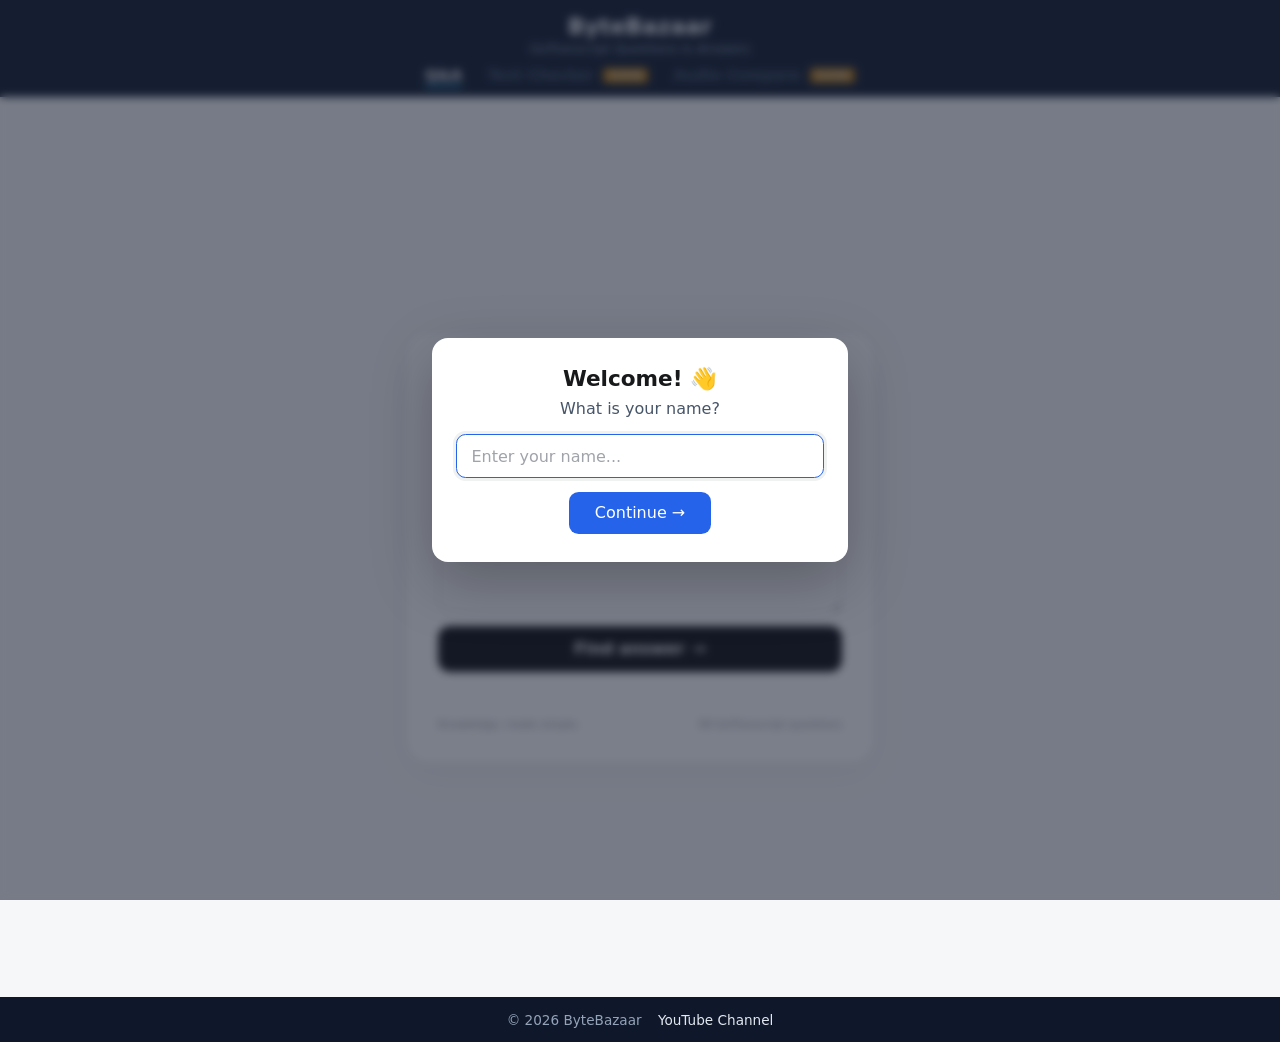
<file: docs/index.html>
<!doctype html>
<html lang="en">
<head>
<meta charset="utf-8">
<meta name="viewport" content="width=device-width, initial-scale=1">
<title>Question Answer</title>
<style>
:root {
  --ink: #18191b;
  --muted: #777b83;
  --line: #e7e8eb;
  --surface: #ffffff;
  --page: #f6f7f8;
  --soft: #f8f9fa;
  --accent: #1b1c1f;
  --success: #176b45;
  --success-bg: #eaf7ef;
  --error: #a33a32;
  --error-bg: #fff0ee;
}
* { box-sizing: border-box; }
body { margin: 0; background: var(--page); color: var(--ink); font-family: Inter, ui-sans-serif, system-ui, -apple-system, BlinkMacSystemFont, "Segoe UI", sans-serif; }
button, input, textarea { font: inherit; }
button { cursor: pointer; }
.page-shell { min-height: 100vh; display: flex; align-items: center; justify-content: center; padding: 28px 16px; }
.app-card { width: 100%; max-width: 470px; background: var(--surface); border: 1px solid var(--line); border-radius: 24px; padding: 32px; box-shadow: 0 12px 40px rgba(20, 24, 30, .045); }
.brand { text-align: center; margin: 0 0 28px; }
.brand-mark { display: inline-flex; align-items: center; justify-content: center; width: 42px; height: 42px; border-radius: 14px; color: white; background: var(--ink); font-size: 20px; font-weight: 750; margin-bottom: 15px; }
.brand h1 { margin: 0; font-size: 25px; letter-spacing: -.8px; }
.brand p { margin: 9px 0 0; color: var(--muted); font-size: 14px; }
.question-form { display: flex; flex-direction: column; gap: 10px; }
label { font-size: 13px; font-weight: 650; color: #363940; }
textarea, input[type="password"] { width: 100%; border: 1px solid #dedfe3; border-radius: 12px; padding: 13px 14px; background: #fff; color: var(--ink); outline: none; resize: vertical; transition: border-color .15s, box-shadow .15s; }
textarea:focus, input:focus { border-color: #8e929a; box-shadow: 0 0 0 3px rgba(50, 55, 65, .07); }
textarea::placeholder, input::placeholder { color: #a0a3aa; }
button[type="submit"], .upload-form > button, .manual-form > button { border: 0; background: var(--accent); color: white; border-radius: 12px; min-height: 46px; padding: 12px 16px; font-weight: 650; transition: opacity .15s, transform .15s; }
button[type="submit"]:hover, .upload-form > button:hover, .manual-form > button:hover { opacity: .88; }
button:disabled { opacity: .6; cursor: wait; }
#submit-btn { display: flex; justify-content: center; align-items: center; gap: 8px; margin-top: 3px; }
.status { margin-top: 15px; padding: 10px 12px; border-radius: 10px; font-size: 12px; }
.status-match { color: var(--success); background: var(--success-bg); }
.status-not-found { color: var(--error); background: var(--error-bg); }
.result-card { margin-top: 16px; padding: 17px 18px; background: var(--soft); border: 1px solid var(--line); border-radius: 14px; }
.explanation-card { background: #fff; }
.result-heading { display: flex; align-items: center; gap: 8px; }
.result-heading h2 { font-size: 12px; text-transform: uppercase; letter-spacing: .8px; margin: 0; color: #656972; }
.dot { width: 7px; height: 7px; border-radius: 50%; display: inline-block; }
.answer-dot { background: #2d8a60; }
.explanation-dot { background: #9a83dc; }
.result-text { margin: 11px 0 0; font-size: 14px; line-height: 1.65; white-space: pre-wrap; overflow-wrap: anywhere; }
.footer { margin-top: 28px; padding-top: 17px; border-top: 1px solid #f0f0f2; display: flex; align-items: center; justify-content: space-between; color: #9a9da4; font-size: 11px; }
.footer a, .text-link, .download-link, .back-link { color: #60636b; text-decoration: none; }
.footer a:hover, .text-link:hover, .download-link:hover, .back-link:hover { color: #111; text-decoration: underline; }
[hidden] { display: none !important; }
.admin-card { max-width: 430px; }
.back-link { font-size: 13px; display: inline-block; margin-bottom: 22px; }
.compact-brand { margin-bottom: 24px; }
.small-note { color: var(--muted); font-size: 12px; line-height: 1.6; margin: 12px 0 0; }
.flash { padding: 12px 14px; border-radius: 11px; font-size: 13px; line-height: 1.5; margin: 12px 0 18px; }
.flash-success { background: var(--success-bg); color: var(--success); }
.flash-error { background: var(--error-bg); color: var(--error); }
.admin-shell { max-width: 1080px; margin: 0 auto; padding: 26px 22px 40px; }
.admin-topbar { display: flex; justify-content: space-between; align-items: center; gap: 16px; padding-bottom: 23px; border-bottom: 1px solid var(--line); }
.admin-brand { display: inline-flex; align-items: center; gap: 10px; color: var(--ink); text-decoration: none; font-weight: 750; letter-spacing: -.3px; }
.small-mark { width: 32px; height: 32px; border-radius: 10px; font-size: 16px; margin: 0; }
.top-actions { display: flex; align-items: center; gap: 18px; }
.top-actions form { margin: 0; }
.text-link { font-size: 13px; }
.button-light { border: 1px solid var(--line); background: white; padding: 9px 13px; border-radius: 10px; color: #41444b; font-size: 12px; }
.admin-intro { padding: 30px 0 18px; }
.eyebrow { color: #888c95; letter-spacing: 1.5px; font-size: 10px; font-weight: 750; margin: 0 0 9px; }
.admin-intro h1 { margin: 0; font-size: clamp(25px, 4vw, 34px); letter-spacing: -1.1px; }
.admin-intro > p:last-child { color: var(--muted); font-size: 14px; margin: 9px 0 0; }
.admin-grid { display: grid; grid-template-columns: 1fr 1fr; gap: 16px; align-items: start; }
.panel { background: white; border: 1px solid var(--line); border-radius: 18px; padding: 22px; margin-top: 14px; min-width: 0; }
.admin-grid .panel { margin-top: 0; }
.panel-heading { display: flex; justify-content: space-between; align-items: flex-start; gap: 12px; margin-bottom: 19px; }
.panel-heading h2 { margin: 0; font-size: 16px; letter-spacing: -.3px; }
.panel-heading p { margin: 6px 0 0; color: var(--muted); font-size: 12px; }
.panel-icon { width: 32px; height: 32px; display: grid; place-items: center; border-radius: 10px; background: #f3f4f5; color: #4c5058; font-size: 18px; }
.upload-form, .manual-form { display: flex; flex-direction: column; gap: 10px; }
.upload-zone { min-height: 155px; border: 1px dashed #cfd1d6; border-radius: 13px; background: #fafbfb; display: flex; flex-direction: column; justify-content: center; align-items: center; gap: 7px; text-align: center; cursor: pointer; padding: 16px; }
.upload-symbol { width: 30px; height: 30px; display: grid; place-items: center; background: white; border: 1px solid var(--line); border-radius: 9px; font-size: 18px; }
.upload-zone strong { font-size: 13px; }
.upload-zone span:last-of-type { color: var(--muted); font-size: 11px; font-weight: 400; }
.upload-zone input { max-width: 220px; font-size: 11px; margin-top: 4px; }
.upload-form .small-note { margin: 2px 0 5px; }
.download-link { display: inline-block; margin-top: 14px; font-size: 12px; }
.manual-form label:not(:first-child) { margin-top: 3px; }
.manual-form textarea { min-height: 65px; }
.count-pill { background: #f1f2f4; border-radius: 999px; padding: 6px 10px; font-size: 12px; font-weight: 700; }
.entries-panel { margin-top: 18px; }
.entries-list { border-top: 1px solid #f0f0f2; }
.entry { display: flex; justify-content: space-between; align-items: flex-start; gap: 16px; padding: 17px 0; border-bottom: 1px solid #f0f0f2; }
.entry:last-child { border-bottom: 0; }
.entry-copy { min-width: 0; }
.entry h3 { margin: 0 0 8px; font-size: 14px; line-height: 1.5; overflow-wrap: anywhere; }
.entry p { margin: 5px 0 0; font-size: 12px; line-height: 1.6; color: #656972; overflow-wrap: anywhere; }
.entry-explanation { color: #888b92 !important; }
.delete-button { border: 1px solid #f0d4d1; background: white; color: #a33a32; border-radius: 9px; padding: 7px 9px; font-size: 11px; }
.empty-state { text-align: center; padding: 30px 12px 24px; color: var(--muted); }
.empty-state span { font-size: 25px; }
.empty-state h3 { color: var(--ink); font-size: 14px; margin: 10px 0 5px; }
.empty-state p { font-size: 12px; margin: 0; }
.admin-footnote { text-align: center; font-size: 11px; line-height: 1.6; color: #92959d; margin: 20px 0 0; }
@media (max-width: 720px) {
  .admin-grid { grid-template-columns: 1fr; }
  .admin-shell { padding: 18px 14px 28px; }
  .panel { padding: 18px; }
}
@media (max-width: 420px) {
  .app-card { padding: 24px 20px; border-radius: 19px; }
  .admin-topbar { align-items: flex-start; }
  .top-actions { gap: 10px; flex-direction: column; align-items: flex-end; }
}

/* ---- Welcome / subscribe modal ---- */
.modal-overlay{position:fixed;inset:0;background:rgba(15,23,42,.55);backdrop-filter:blur(4px);display:flex;align-items:center;justify-content:center;z-index:1000;padding:1rem}
.modal-card{background:#fff;border-radius:1rem;max-width:26rem;width:100%;padding:1.75rem 1.5rem;text-align:center;box-shadow:0 20px 60px rgba(0,0,0,.25)}
.modal-card h2{margin:0 0 .5rem;font-size:1.35rem}
.modal-card p{margin:.4rem 0 1rem;color:#475569}
.modal-card input{width:100%;padding:.7rem .9rem;border:1.5px solid #cbd5e1;border-radius:.6rem;font-size:1rem;margin-bottom:.9rem;box-sizing:border-box}
.modal-card input:focus{outline:none;border-color:#2563eb}
.modal-btn{display:inline-block;background:#2563eb;color:#fff;border:none;border-radius:.6rem;padding:.7rem 1.6rem;font-size:1rem;cursor:pointer}
.modal-btn:hover{background:#1d4ed8}
.modal-skip{display:block;margin-top:.7rem;color:#64748b;font-size:.85rem;cursor:pointer;background:none;border:none}
.subscribe-btn{display:inline-flex;align-items:center;gap:.5rem;background:#ff0000;color:#fff;text-decoration:none;font-weight:700;border-radius:2rem;padding:.75rem 1.8rem;font-size:1.05rem;margin:.4rem 0 .8rem}
.subscribe-btn:hover{background:#cc0000}
.modal-thanks{color:#16a34a;font-weight:600;margin-top:.4rem}
.modal-name{color:#2563eb;font-weight:700}
/* ---- Simple site header & footer ---- */
.site-header{background:#1e293b;color:#fff;padding:.85rem 1.25rem;text-align:center}
.site-header .brand-name{font-size:1.35rem;font-weight:800;letter-spacing:.5px;margin:0}
.site-header .brand-tag{font-size:.8rem;color:#94a3b8;margin:.15rem 0 0}
.site-footer{background:#0f172a;color:#94a3b8;text-align:center;padding:.9rem 1rem;font-size:.85rem}
.site-footer a{color:#e2e8f0;text-decoration:none;margin-left:.75rem}
.site-footer a:hover{text-decoration:underline}
.site-nav{margin-top:.55rem}
.site-nav a{color:#cbd5e1;text-decoration:none;margin:0 .8rem;font-size:.92rem;font-weight:600}
.site-nav a:hover{color:#fff}
.site-nav a.active{color:#fff;border-bottom:2px solid #38bdf8;padding-bottom:.15rem}
.site-nav a.disabled{color:#64748b;pointer-events:none;cursor:not-allowed;opacity:.75}
.site-nav a.disabled:hover{color:#64748b}
.soon-badge{background:#f59e0b;color:#fff;font-size:.62rem;font-weight:800;border-radius:4px;padding:.12rem .35rem;margin-left:.25rem;vertical-align:middle;letter-spacing:.4px}
</style>
</head>
<body>
<header class="site-header">
<p class="brand-name">ByteBazaar</p>
<p class="brand-tag">GoTranscript Questions &amp; Answers</p>
<nav class="site-nav"><a href="index.html" class="active">Q&amp;A</a><a class="disabled" title="Coming soon">Text Checker <span class="soon-badge">SOON</span></a><a class="disabled" title="Coming soon">Audio Compare <span class="soon-badge">SOON</span></a></nav>
</header>
<main class="page-shell">
<section class="app-card">
<header class="brand">
<div class="brand-mark">Q</div>
<h1>Question Answer</h1>
<p>Ask a question. Get a clear answer.</p>
</header>
<form id="ask-form" class="question-form">
<label for="question">Your question</label>
<textarea id="question" name="question" rows="3" placeholder="Type your question here..." required></textarea>
<button id="submit-btn" type="submit">Find answer <span aria-hidden="true">&rarr;</span></button>
</form>
<div id="status" class="status" role="status" aria-live="polite" hidden></div>
<section id="answer-card" class="result-card" hidden>
<div class="result-heading"><span class="dot answer-dot"></span><h2>Answer</h2></div>
<p id="answer-text" class="result-text"></p>
</section>
<section id="explanation-card" class="result-card explanation-card" hidden>
<div class="result-heading"><span class="dot explanation-dot"></span><h2>Explanation</h2></div>
<p id="explanation-text" class="result-text"></p>
</section>
<footer class="footer">
<span>Knowledge, made simple.</span>
<span>99 GoTranscript questions</span>
</footer>
</section>
</main>
<footer class="site-footer">
<span>&copy; 2026 ByteBazaar</span>
<a href="https://www.youtube.com/@ByteBazaar-1a" target="_blank" rel="noopener">YouTube Channel</a>
</footer>
<script>
const QA = [{"q": "The sound made by the speaker is always written on the same line, in the present tense.", "a": "a — On the same line and in the present tense.", "e": "GoTranscript's sound-events rule requires significant sounds to be noted in square brackets, in present or progressive tense, lowercase, and no more than two words. Sounds that occur while the speaker is talking are kept on the same line as the speech; ambient sounds and pauses go on separate lines. Parentheses must never be used instead of brackets."}, {"q": "If the speaker uses a filler / unclear word, what do you do?", "a": "Remove the filler word (keep it only if removing it would change the meaning)", "e": "In clean verbatim, filler words (um, uh, you know, I mean, kind of, sort of) are removed whenever the sentence stays perfectly understandable without them. A filler is only kept when removing it would change the meaning of the phrase. Note: expressions like 'Oh my God' must always be kept regardless of verbatim type."}, {"q": "If the speaker says their name, what is the correct spelling?", "a": "Spell the name the correct, researched way — never guess from how it sounded", "e": "GoTranscript requires transcribers to always research proper spelling and capitalization (the guidelines cite examples like iPhone and UCLA) — so a speaker's name must be spelled the correct, researched way, not the way it sounded. Misspoken words are likewise written with their correct spelling. Never guess a spelling from context."}, {"q": "If there is a word you cannot make out, what do you do?", "a": "c — Mark it as [unintelligible 00:00:00]", "e": "If you cannot make out a word, the guidelines forbid guessing or inventing your own marking. Use [unintelligible 00:00:00] when speech can be heard but not understood (accent, manner of speech), always with the timestamp. Only [inaudible 00:00:00] and [unintelligible 00:00:00] are allowed — nothing else."}, {"q": "When the speaker's name is mentioned in the audio, what do you do? (Use their name as the speaker label.)", "a": "c — Use their name for a speaker label", "e": "The speaker-label rule says: if the speaker's name is mentioned at some point, or indicated in the file title, use it as the speaker's label. A full name may later be shortened to the first name (David Butterfield: becomes David:). Once the name is known, generic 'Speaker' labels are not used."}, {"q": "When you are not sure who is speaking, which of the following is correct?", "a": "a — ?Speaker.", "e": "When you cannot identify exactly who is speaking, the guidelines say to add a question mark before the speaker label — e.g. ?David or ?Speaker 3. Speaker labels are always written bold, followed by a colon and exactly one space, never with a tab."}, {"q": "When can you remove the connectors? What are the timestamp rules?", "a": "Drop unnecessary conjunctions (only if the sentence stays understandable); timestamps every 2 minutes and on every speaker change", "e": "In clean verbatim, unnecessary conjunctions are cut: avoid starting phrases with conjunctions, and when a conjunction joins long stretches of thought, split into sentence divisions and drop the conjunction where it is not needed. Conjunctions are only removed when the sentence stays perfectly understandable. Timestamps go every 2 minutes and on every speaker change, always bold [00:00:00]."}, {"q": "If there is no system sound / the file is silent — do you report the file?", "a": "Report the file to GoTranscript", "e": "The guidelines say files with horrible audio quality should be reported to GoTranscript so they can contact the client and arrange a refund — you do not just submit an empty transcript. A file with no sound at all is exactly such a case: report the file instead of transcribing nothing."}, {"q": "If there is a lot of background noise, which symbols/signs are used in the audio?", "a": "[background noise] — on a separate line; on the same line if it occurs while the speaker is talking", "e": "For ambient background noise the guidelines use [background noise] on a separate line. If a significant unidentified sound occurs while the speaker is talking, [background noise] goes on the same line. Tags are always in square brackets, lowercase, present tense."}, {"q": "While transcribing an audio file, clean verbatim is the foundation. (Which statement is correct?)", "a": "True — clean verbatim is the default foundation", "e": "Clean verbatim is the default foundation: the transcript omits speech errors, false starts (unless they add information), stutters, repetitions and filler words, while keeping the speaker's meaning intact. Slang is expanded to full forms (gonna becomes going to) and yeah/yep become yes. The text must read fluently without editing the speaker's actual words."}, {"q": "Paragraphs should be within five lines. (Which statement is correct?)", "a": "True — paragraphs max ~500 symbols (about 100 words / 3-4 lines)", "e": "Longer speeches must be split into smaller paragraphs — paragraphs should not be longer than 500 symbols (about 100 words, or 3-4 lines in the transcription tool). The only exception is lyrics, which are transcribed like a poem."}, {"q": "Every sentence should be capitalized. (Which statement is correct?)", "a": "True — every sentence starts with a capital letter and ends with a punctuation mark", "e": "Every sentence must begin with a capital letter, and every sentence must end with a punctuation mark. The only exceptions for the ending mark: when the sentence ends with a double dash (incomplete sentence), or with an unintelligible/inaudible tag when you cannot tell whether it was a question."}, {"q": "Editing people's words is not a transcriber's job; keep paragraphs short. (Which statement is correct?)", "a": "True — never paraphrase or correct the speaker's words; keep paragraphs short", "e": "A transcriber must never paraphrase or reconstruct the speech, and must never correct the speakers' grammatical errors — editing people's words is not the job. Paragraphs stay short (500 symbols max), but the content itself is transcribed exactly as said, with meaning preserved."}, {"q": "In clean verbatim transcription, incomplete sentences are not included. (Which statement is correct?)", "a": "True — incomplete sentences / false starts are omitted unless they add information", "e": "Clean verbatim omits false starts unless they add information — so incomplete sentences that carry no extra information are left out. Speech errors, stutters and repetitions are likewise removed in clean verbatim. Only false starts that add new information are kept."}, {"q": "Paragraph length in conversational dialogue: three to four lines / 100 words. (Which is correct?)", "a": "Three to four lines / about 100 words (500 symbols max)", "e": "Paragraphs should not exceed 500 symbols — roughly 100 words or 3-4 lines in the transcription tool. This keeps long conversational passages readable. Lyrics are the exception and are formatted like a poem."}, {"q": "How are movie/book/magazine/song/artwork/play/TV-program titles transcribed? (Italics / special formatting.)", "a": "a — Always bolded", "e": "Film, book, magazine, song titles — as well as artworks, plays, TV and radio programs, and foreign expressions — must be italicized. Social media sites, company names, the Bible and books within it are NOT italicized."}, {"q": "Which is the correct way to timestamp speaker changes?", "a": "a — [00:00:00] Speaker:", "e": "Timestamps must always be written in the format [00:00:00] and always bolded. Two timestamping types exist: every 2 minutes, and every time the speaker changes. Timestamps must reflect the whole file's timing, not just the segment you are working on."}, {"q": "If the speaker uses swear words — should they be transcribed?", "a": "a — Transcribe them", "e": "The guidelines are explicit: if there are curse words in the audio, transcribe them word for word. Clean verbatim does not censor or omit them."}, {"q": "How should the translation be written? (Which option is correct?)", "a": "Not determinable from the fetched guidelines — verify with GoTranscript's official translator guidance", "e": "Rule unverified — the fetched transcription guidelines do not specify a separate formatting rule for translations. Please check GoTranscript's official translator guidance before answering."}, {"q": "The style-guide rule applies to all speakers in the audio. (Which statement?)", "a": "True — style-guide rules apply to all speakers consistently", "e": "The style-guide rules apply to every speaker in the audio, not just the main one. Speaker labels, sound-event notation, timestamps and formatting rules are used consistently for all speakers, and a speaker label is required even when there is only one speaker."}, {"q": "How should conjunctions / connecting words be transcribed?", "a": "a — When a sentence is too long, removing the conjunction may leave it perfectly understandable.", "e": "In clean verbatim, conjunctions (and, so, but) joining long stretches of thought should be cut when the sentence stays perfectly understandable without them — often by splitting into separate sentences. Avoid starting phrases with conjunctions; if a conjunction is truly needed, expand the sentence instead."}, {"q": "Quotation marks: which usage is correct?", "a": "Use double quotation marks for direct quotations, introduced by a comma (never a colon)", "e": "Double quotation marks are used for every direct quotation, and quotations are introduced by a comma — never a colon. Internal dialogues count as direct quotations too: 'And then I thought to myself, \"What if I can't make it?\"' — the first word of a complete quoted sentence is capitalized, and the question mark stays inside the quotes when the quotation itself is the question."}, {"q": "How are numbers transcribed in Hindi? (e.g. numbers 0–9/1–9 spelled out vs numerals)", "a": "Not determinable from the fetched guidelines — verify with GoTranscript's official Hindi guidance", "e": "Rule unverified — the official English guidelines simplify numbers by spelling out single digits and using numerals for 10 and up, but Hindi-specific number rules are not covered on the fetched guidelines page, and the source video left this debated and unsettled. Please check GoTranscript's official Hindi guidance."}, {"q": "How is 'unintelligible' transcribed? (Same in all languages.)", "a": "b — [inaudible 00:00:00]", "e": "When a word can be heard but not understood (accent, manner of speech), mark it [unintelligible 00:00:00]; when speech cannot be heard at all due to noise or poor recording, use [inaudible 00:00:00]. Note: neither listed option shows [unintelligible 00:00:00] — the correct per-guideline marking is not among these two options, so match by rule, not by letter. [silence] is only for 4-10 second pauses."}, {"q": "Which of the following statements is correct?", "a": "a — A longer speech should be separated into paragraphs of a maximum of 500 characters.", "e": "This question bundles several rules: timestamps are placed every 2 minutes; a speaker label is required even with one speaker; longer speeches are split into paragraphs of max 500 symbols; company names must be researched for correct spelling; every transcription is checked by editors (ratings 1-5); false starts are omitted in clean verbatim unless they add information; significant sound events are noted regardless of format — never skipped."}, {"q": "What is timestamping, and what are the types of timestamps?", "a": "c — Timestamping is the process of recording a specific time in an audio file. The types of timestamping are on speaker change, every 10 seconds, every 30 seconds, or every 2 minutes, unless the client specifies otherwise.", "e": "Timestamping means recording the audio time at key points. The two types are: every time the speaker changes, and every 2 minutes — unless the client specifies otherwise. The format is always bold [00:00:00], and it must reflect the whole file's timing."}, {"q": "What punctuation marks you shouldn't use?", "a": "c — Exclamation marks", "e": "The guidelines state plainly: never use exclamation marks. Every sentence ends with a normal punctuation mark (period, question mark, or comma where grammar requires). Commas and question marks are normal punctuation and are used wherever the sentence needs them."}, {"q": "Which of the following is the proper format of a speaker label?", "a": "c — Speaker", "e": "Speaker labels must be written in bold, followed by a colon and exactly one space (never a tab), e.g. 'Speaker 1:'. Descriptive labels are preferred — Interviewer, Host, Participant 1 — and a '?' is added before the label when the speaker cannot be identified. (Option letters repeat in the source listing; the last option shown is 'Speaker--'.)"}, {"q": "Which of the following words are spelled correctly? (English UK)", "a": "c — Storey", "e": "GoTranscript's default is US spelling unless a client requests otherwise — but this is the English UK test, which asks for British forms: 'cheque' and 'storey' are the UK spellings, while 'signaling' is the US form (UK: 'signalling' with a double l). Match the option whose spelling is British."}, {"q": "If a speaker makes a grammatical error, what should you do?", "a": "b — Transcribe exactly what the speaker said, and do not correct the grammatical error.", "e": "Never correct grammatical errors made by the speakers — transcribe exactly what was said. A 2019 guideline update explicitly removed the [sic] tag, so errors are written plainly with no tag attached."}, {"q": "If you stumble upon an audio that is partially in i.e. French and partially in English, logged under English, what do you do?", "a": "a — Transcribe only French.", "e": "If a language other than the job's language is spoken, mark it with [foreign language] — or [French language], [German language] etc. if it can be identified — instead of transcribing it. Common expressions, names and titles are the exception and must be researched. If the whole file is in the wrong language, report it."}, {"q": "Select the correct rules for transcribing numbers.", "a": "a — At the start of a sentence, write the number in words, even if it would normally be a numeral.", "e": "Spell out single-digit numbers and use numerals for everything else (zero, nine, 10 and so on). At the start of a sentence, always write the number in words. If one sentence combines small and large numbers, write ALL of them as numerals for readability."}, {"q": "What is the main difference between CV and FV?", "a": "c — CV doesn't include repetitions and stutters, while FV does.", "e": "Full verbatim transcribes everything exactly as it sounds — speech errors, false starts, filler words, slang, stutters and repetitions. Clean verbatim omits all of those (except repetitions that express emphasis, like 'No, no, no'). Swear words are transcribed word for word in both."}, {"q": "Which abbreviations/acronyms are incorrectly written?", "a": "b — K.N.S.", "e": "Abbreviations and acronyms must not contain dashes or periods: USA and PhD are right; U.S.A. and Ph.D. are wrong. So N.H.S. with periods breaks the rule, while NHS is written correctly."}, {"q": "Which of the following are considered filler words?", "a": "c — I mean, you know, sort of", "e": "Filler words are words the speaker uses excessively that add no meaning and can be removed cleanly: um, uh, kind of, sort of, I mean, you know. 'Oh, my God' is an expression that must be kept regardless of verbatim type — it is not a filler. 'Ni-nii' is a stutter/repetition, not a filler word. (Options partially legible; letters repeat in the source listing.)"}, {"q": "Which of the following quotes contains incorrect punctuation?", "a": "b — The UK uses these shorthands heavily in government business, and everyday text and internet communication.", "e": "Watch conjunction and comma placement: in clean verbatim, unnecessary conjunctions are cut and sentences are divided where meaning is clearest. A comma — not a colon — introduces a direct quotation, and commas and periods always go inside quotation marks. Options that pile up conjunctions or misplace the colon break these rules."}, {"q": "Which of these words are spelled correctly? (English UK)", "a": "a — Analyse", "e": "For the English UK test, British spellings apply: 'analyse' is the UK form (US: analyze), 'defence' is UK (US: defense), 'sceptic' is UK (US: skeptic). Only the option spelled the British way matches the UK test."}, {"q": "The correct form(s) of affirmation for Full Verbatim is (are):", "a": "a — Mm-hmm, uh-huh, uh-huh", "e": "In full verbatim, only these affirmation forms are allowed: Mm-hmm and Mm for affirmative, Mm-mm for negative, Uh-huh for affirmative, Uh-uh for negative. Any other rendering (extra syllables, made-up forms) breaks the rule."}, {"q": "Which of the following options represents the correct way of transcribing dates (English UK)?", "a": "c — 14 May 2026", "e": "Rule unverified — the fetched guidelines cover times of day (2:45 PM; eleven o'clock spelled out) but do not specify a UK date format. Please check the official guidelines or test source rather than guessing; do not treat the marked letters as the answer."}, {"q": "Choose the correct spelling (English UK)?", "a": "a — Flavour", "e": "British spelling: 'flavour' is the UK form; 'flavor' is US. The guideline default is US spelling unless the client asks otherwise — but this quiz is the English UK test, so the British form is expected."}, {"q": "If the speaker spells out their name, what is the correct transcription?", "a": "c — L-I-L-L-Y", "e": "When a speaker spells a name, write the letters separated by dashes: 'My name is Anna. A-N-N-A.' Periods, commas, slashes or underscores between letters are wrong."}, {"q": "If there is more than one speaker, how should they be all noted?", "a": "b — Speaker 1, Speaker 2, et cetera. If you can distinguish a speaker's role in the conversation, you should make it as descriptive as possible.", "e": "Use numbered, descriptive speaker labels: Speaker 1, Speaker 2 — and make each speaker's role as descriptive as possible (Interviewer, Participant 1, Host). Labels are bold, followed by a colon and one space. Never leave speakers unseparated or expect an editor to fix it."}, {"q": "What should not be omitted in Clean Verbatim?", "a": "a — Slang words", "e": "In clean verbatim, repetitions, stutters, speech errors, false starts and filler words are omitted — but slang is not omitted, it is normalized to full forms (gonna becomes going to), and swear words are never omitted: they are transcribed word for word."}, {"q": "When to use [pause 00:00:00]?", "a": "c — When there is a silent chunk longer than 10 seconds", "e": "The [pause 00:00:00] tag is bolded, timestamped, and always placed on a separate line. It marks a significant pause — longer than 10 seconds. Shorter pauses (4-10 seconds) use [silence]; anything under 4 seconds is not tagged."}, {"q": "Which form is the correct one when showing affirmation? Full Verbatim", "a": "d — Mm-hmm", "e": "Full verbatim allows only: Mm-hmm / Mm (affirmative), Mm-mm (negative), Uh-huh (affirmative), Uh-uh (negative). 'Ok' or 'OK' must never be written — it is always 'Okay'; 'alright' is written 'all right'. A bare 'Mm' on its own is an accepted affirmative form."}, {"q": "Which of the following sentences contains incorrect punctuation?", "a": "a — \"I love the new design\" - said the architect - \"but it requires more space.\"", "e": "Direct quotations use double quotation marks and are introduced by a comma, not a dash or colon: '\"I love the new design,\" said the architect, \"but it requires more space.\"' Commas and periods always go inside the quotation marks, and the quoted sentence starts capitalized."}, {"q": "Which of the following sound events is correctly transcribed?", "a": "c", "e": "Sound events are written in square brackets, lowercase, present tense, max two words: [silence]. Capitalized [Silence], slashes, or parentheses are all wrong — the rule is explicit that lowercase applies regardless of the tag's position in a sentence."}, {"q": "A Full Verbatim file contains:", "a": "a — Stutters and repetitions.", "e": "A full verbatim file contains everything: stutters, repetitions, speech errors, false starts and filler words — the text is transcribed exactly as it sounds, including all utterances of the speakers."}, {"q": "Do you have to transcribe stutters? Full Verbatim", "a": "a — Yes. For instance, \"I-I, um, uh, love, uh, bas-basketball.\"", "e": "Yes — in full verbatim, stutters are transcribed exactly as heard, e.g. 'I-I went to the bank last Tu-Thursday.' Stutters are only removed in clean verbatim."}, {"q": "How should you mark an incomplete thought due to a change of thought or incomplete sentences that add some extra information? Full Verbatim", "a": "e — I would like to go to Colombia-- Yes, I love Spanish and Cumbia.", "e": "A change of thought or false start is marked with a double dash, then a space, then the new thought: 'I would like to go to Colombia -- Yes, I love Spanish and Cumbia.' A single dash is for interruptions where the speaker continues, and a period would wrongly split it into two separate sentences."}, {"q": "How should you transcribe a company's name?", "a": "b — According to the research on Google, LinkedIn, YouTube, et cetera.", "e": "Always research the proper spelling and capitalization of names and companies — e.g. on Google, LinkedIn, YouTube. Never transcribe a company name 'the way it sounds'."}, {"q": "Which of the following, slang words or spoken contractions, should be transcribed in a Clean Verbatim file the way it is said?", "a": "b — Spoken contractions", "e": "In clean verbatim, slang words are normalized to their full forms (gonna becomes going to, wanna becomes want to). Spoken contractions, however, are never changed — y'all, ain't, can't, don't, it's stay exactly as said, regardless of verbatim type."}, {"q": "Which sentence is written correctly?", "a": "b — I have never forgotten my mother's advice.", "e": "This question is about the transcriber's own sentence, not the speaker's: your own writing must be grammatically correct ('I have never forgotten my mother's advice'). Never correct the speaker's errors — but your own sentences follow normal grammar."}, {"q": "Which tags should be bolded?", "a": "b — Everything with the timecodes: [00:00:15], [unintelligible 01:01:27], [inaudible 00:03:13], [pause 00:02:07]", "e": "Bold is used for: everything with a timestamp — [pause 00:04:24], [unintelligible 01:01:27], [inaudible 00:03:13], [00:00:15] — and speaker labels. Nothing else may be bolded."}, {"q": "Gina is __ friend from Poland.", "a": "c — a", "e": "Rule unverified in the fetched GoTranscript guidelines — this tests basic English grammar, not a transcription rule. Standard grammar: 'Gina is a friend from Poland' (the article 'a' before a consonant sound)."}, {"q": "He__ my brother.", "a": "c — is", "e": "Rule unverified in the fetched GoTranscript guidelines — basic English grammar: 'He is my brother' (third-person singular takes 'is')."}, {"q": "How should significant sound events be noted in Clean Verbatim?", "a": "c — [laughter] (as seen in source)", "e": "Significant sound events are noted in square brackets, lowercase, present tense, max two words — [laughter] — regardless of verbatim type. Parentheses or capital letters are never used for sound events."}, {"q": "How should the names of the films, books, magazines, song titles, artworks, plays, TV [and radio programs, foreign expressions be written]?", "a": "a — It should be bolded.", "e": "Film, book, magazine, song, artwork, play, TV and radio program titles — and foreign expressions — must always be italicized. There is no option to bold them or leave them unformatted."}, {"q": "How should you transcribe spoken contractions (Y'all, ain't, can't, don't, it's) in Clean Verbatim?", "a": "a — Y'all, ain't, can't, don't, it's.", "e": "Never change spoken contractions: y'all, ain't, can't, don't, it's are kept exactly as said, in both clean and full verbatim. Expanding them to full forms is wrong."}, {"q": "I ___ a freelancer.", "a": "am (I am a freelancer)", "e": "Rule unverified in the fetched GoTranscript guidelines — basic English grammar (first person takes 'am'). Options were cut off in the source video's stitched image, so match by grammar only and confirm against the quiz source."}, {"q": "I __ a good student.", "a": "am (I am a good student)", "e": "Rule unverified in the fetched GoTranscript guidelines — basic English grammar: 'I am a good student' (first person takes 'am')."}, {"q": "I have __ and __.", "a": "a — $1, £10", "e": "Money is an exception to the spell-out rule: write amounts as numerals with the symbol — $1, £10 (and $1,000, $1.5 million). 'One US dollar, ten British pounds' in words is wrong for currency."}, {"q": "If a speaker had made a grammatical mistake, how would a worker have to transcribe it (For instance, \"I has a puppy.\")?", "a": "b — Do not correct grammatical errors made by the speaker. \"I has a puppy.\"", "e": "Never correct grammatical errors made by the speaker, and never use the [sic] tag — a 2019 guideline update explicitly removed it. Transcribe the error exactly as said: 'I has a puppy.'"}, {"q": "If a speaker spells a name, how should it appear in the transcription?", "a": "a — My name is Gintare. G-I-N-T-A-R-E.", "e": "Spelled-out names use dashes between letters: 'My name is Gintare. G-I-N-T-A-R-E.' Underscores, slashes or no separators are wrong."}, {"q": "If I were a boy, I ___ understand.", "a": "a — could", "e": "Rule unverified in the fetched GoTranscript guidelines — basic English grammar (second conditional): 'If I were a boy, I could understand.'"}, {"q": "If there is a combination of single-digit numerals and all other numerals in the same sentence (For example, \"I have 1 pen and 15 pencils\"), how will you transcribe it?", "a": "b — I have 1 pen and 15 pencils (this way improves readability since 1 and 15 are on the same line).", "e": "When a sentence combines small (0-9) and large (10+) numbers, transcribe ALL of them as numerals for readability. So a sentence with '1 pen and 15 pencils' keeps both as numerals."}, {"q": "If there is a name/surname you can't make out due to a speaker's manner of speech, what are you supposed to do?", "a": "c — Mark it as [unintelligible 00:00:00]", "e": "A name you can hear but cannot make out because of the speaker's manner of speech is marked [unintelligible 00:00:00] — unintelligible means heard but not understood. Never guess a name from context. (Note: the plain [unintelligible] without a timestamp is incomplete per the guidelines.)"}, {"q": "If there is a sound of laughter made not by the speaker but by other people, should, if at all, it be included in the transcription? Full Verbatim.", "a": "[laughter] — include it (significant sounds are always noted)", "e": "Significant sounds are noted regardless of verbatim type, in brackets, lowercase, present tense — so others' laughter is [laughter]. When the sound occurs while someone is talking, the tag goes on the same line; ambient sounds go on separate lines."}, {"q": "If there is an 'et cetera' in the audio, what should you do?", "a": "b — Transcribe 'et cetera' as a part of the audio.", "e": "Do not remove the word 'et cetera' unless the client asks otherwise in the comments. It is transcribed as part of the audio."}, {"q": "If you couldn't understand something, what would you do?", "a": "c — Mark that word as unintelligible with the specified time [unintelligible 00:00:13].", "e": "If you cannot understand something, mark it [unintelligible 00:00:13] with the exact timestamp. The guidelines forbid making up your own markings, guessing the word from context, or skipping it silently."}, {"q": "If you do not transcribe audio according to GoTranscript's guidelines, what will happen?", "a": "a — You might be removed from the team.", "e": "The guidelines warn: if you do not prepare transcriptions according to the requirements, you might be removed from the team of transcribers. Every file is checked by editors with ratings 1-5, and new transcribers averaging 3.6 or lower after 3 files are removed — so both a low rating and removal are real consequences."}, {"q": "It is a problem that needs to be dealt ___", "a": "d — with", "e": "Rule unverified in the fetched GoTranscript guidelines — standard English collocation: 'a problem that needs to be dealt with' (deal + with)."}, {"q": "Please read the guidelines before filling __ application form.", "a": "a — out the", "e": "Rule unverified in the fetched GoTranscript guidelines — standard English collocation: 'fill out the application form' (fill out + the)."}, {"q": "Sounds made not by the person speaking are always:", "a": "It depends — ambient noise on a separate line; a significant sound while the speaker talks goes on the same line", "e": "It depends on the sound: ambient noise goes on a separate line as [background noise]; but a significant unidentified sound that occurs while the speaker is talking is noted on the same line. Both are lowercase bracket tags in present tense. Neither absolute option captures this distinction — match by rule."}, {"q": "The girl is in her late __", "a": "c — 20s", "e": "Age is an exception to the spell-out rule: write ages as numerals — 70s, 30s — so 'her late 20s'. Lowercase 's', no apostrophe."}, {"q": "Vilnius ___ has around 723,000 permanent inhabitants.", "a": "a — , the capital of Lithuania,", "e": "Rule unverified in the fetched GoTranscript guidelines — standard grammar and spelling: an apposition is set off with commas ('Vilnius, the capital of Lithuania, has...') and the country is spelled 'Lithuania'."}, {"q": "What are the types of timestamping?", "a": "a — Change of a Speaker", "e": "The two timestamping types: every time the speaker changes, and every 2 minutes — unless the client specifies otherwise. Always in bold [00:00:00] format, reflecting the whole file."}, {"q": "What is a correct format of the website links?", "a": "b — www.facebook.com/groups/gotranscriptofficial", "e": "Links are always written in plain URL form: www.facebook.com/groups/gotranscriptofficial. Never write them spelled out ('www dot facebook dot com slash...')."}, {"q": "What is the correct form of addressing internal dialogues?", "a": "c — Then I told myself, \"What if I can't make it\"", "e": "Internal dialogues are treated as direct quotations: 'Then I told myself, \"What if I can't make it?\"' — the first word of the quoted sentence is capitalized, and the question mark goes inside the quotation marks because the quotation itself is a question."}, {"q": "What is the correct way to mark False Starts in Full Verbatim?", "a": "a — I went to-- I slept well last night", "e": "False starts in full verbatim are marked with a double dash: 'I went to-- I slept well last night.' There is no option to skip marking them in FV — false starts are part of 'transcribed exactly as it sounds'."}, {"q": "What is the rule about \"[]\" in GT guidelines?", "a": "b — \"[]\" should never be used for the timestamps. For instance, [ 00:01:00] is a correct form of time-stamping, and (00:00:00) isn't.", "e": "Square brackets are the required notation for sound events and timestamps — [00:01:00], [pause 00:02:07]. The guidelines explicitly say: never use () instead of []. (Note: the option text as shown in the source is oddly worded; the underlying rule is that brackets, not parentheses, are used.)"}, {"q": "What is the rule about slang words in Clean Verbatim?", "a": "b — Examples of slang words are: gonna, wanna, kinda. It has to be written respectively as going to, want to, kind of.", "e": "In clean verbatim, slang must be written in full: gonna becomes going to, wanna becomes want to, kinda becomes kind of. Transcribing slang as said is only correct in full verbatim."}, {"q": "What should a correct sentence look like?", "a": "b — They took me to the hospital two weeks ago-- no, four weeks ago.", "e": "A self-correction (speech error) is marked with a double dash: 'They took me to the hospital two weeks ago-- no, four weeks ago.' The false start is kept because it adds information, and '--' joins it to the correction."}, {"q": "What should you do with curse words?", "a": "a — Transcribe them word for word.", "e": "Curse words are transcribed word for word — clean verbatim never omits or censors them."}, {"q": "Which forms are NOT appropriate to use for affirmations in Full Verbatim?", "a": "a — Uh-uhn", "e": "Full verbatim allows only these affirmation forms: Mm-hmm / Mm (affirmative), Mm-mm (negative), Uh-huh (affirmative), Uh-uh (negative). Renderings like Uh-uhn, Aha or Ammm are not on the allowed list — while Uh-huh, Mm and Mm-hmm are legitimate."}, {"q": "Which is the correct format according to GT guidelines?", "a": "b — She came to me and said, \"I am from Mozambique. M-O-Z-A-M-B-I-Q-U-E.\"", "e": "Spelled-out letters use dashes: 'M-O-Z-A-M-B-I-Q-U-E.' The spoken sentence is a direct quotation introduced by a comma: 'She came to me and said, \"I am from Mozambique. M-O-Z-A-M-B-I-Q-U-E.\"' — without the quotes around the direct speech, the format is wrong."}, {"q": "Which sentence is correctly capitalized and punctuated?", "a": "d — Yes, Ana. You can do this.", "e": "Every sentence begins capitalized and ends with a punctuation mark; a comma follows an introductory 'Yes': 'Yes, Ana. You can do this.' Lowercase sentence starts or missing commas break the rule."}, {"q": "Which sentence is punctuated correctly?", "a": "c — In the first place, modern communicators have made it possible for many people to work from home.", "e": "An introductory phrase is followed by a comma: 'In the first place, modern communicators have made it possible for many people to work from home.' A comma must not split the subject from its verb."}, {"q": "Which sentence is written and capitalized correctly? Clean Verbatim.", "a": "d", "e": "In clean verbatim, slang is normalized to full forms: 'gotta' becomes 'got to' — 'It has got to be called incumbent.' Transcribing slang as said is only correct in full verbatim."}, {"q": "اسپیکر لیبل لکھنے کا درست طریقہ کیا ہے؟", "a": "c", "e": "Speaker labels must be written in bold, followed by a colon and one space (e.g. Speaker 1:). If the speaker's name is mentioned, use it as the label. A label is required even when there is only one speaker."}, {"q": "اگر آڈیو میں کوئی آواز سنائی دے؟ [sounds question]", "a": "b", "e": "Significant sounds are noted in square brackets, lowercase, present tense (e.g. [laughter]). Ambient noise goes on a separate line as [background noise]."}, {"q": "فل ورسیم میں نامکمل جملوں کو لکھنے کا درست طریقہ کیا ہے؟", "a": "a", "e": "In full verbatim, an incomplete sentence or change of thought is marked with a double dash: 'I wanted to say something but--'. A single dash is only for interruptions where the speaker continues."}, {"q": "کیا کلین ورسیم ٹرانسکرپشن میں بیک گراؤنڈ شامل ہوتی ہے؟", "a": "a", "e": "Significant sound events are noted regardless of verbatim type — so background noise is marked in clean verbatim too, using [background noise]."}, {"q": "اگر پچھلی سطور زیادہ لمبی ہوں تو آپ کو کیا کرنا چاہیے؟", "a": "b", "e": "Paragraphs must not exceed 500 symbols (about 100 words / 3-4 lines). If previous lines are too long, split the speech into smaller paragraphs."}, {"q": "اگر آپ کو ٹرانسکرپشن کی ہدایات کے مطابق آڈیو ٹرانسکرائب نہ کرنے کو کہا گیا ہو؟", "a": "a", "e": "Rule unverified in the fetched guidelines — per the guidelines, special client instructions in the file comments can override defaults (e.g. embedded time, dictation formatting). Options were partially legible in the source; verify against the official quiz."}, {"q": "کیا کلین ورسیم ٹرانسکرپشن میں ٹائم اسٹیمپ شامل ہوتے ہیں؟", "a": "a", "e": "Timestamps are used in both clean and full verbatim — every 2 minutes and on every speaker change, always bold [00:00:00] — unless the client specifies otherwise."}, {"q": "گالیوں والے یا برے الفاظ کے ساتھ آپ کو کیا کرنا چاہیے؟", "a": "b", "e": "Curse words are transcribed word for word. Clean verbatim never censors or omits them."}, {"q": "کیا آپ کو اسپیکر لیبل استعمال کرنے کی ضرورت ہے؟", "a": "b", "e": "Always use a speaker label, even if there is only one speaker. Labels are bold, followed by a colon and one space."}, {"q": "آڈیو فائل کو ٹرانسکرائب کرتے وقت کلین ورسیم کے بنیادی اصول یہ ہیں:", "a": "a", "e": "Clean verbatim is the foundation: it omits speech errors, false starts (unless they add information), stutters, repetitions and filler words; slang is expanded to full forms; the speaker's meaning is never paraphrased."}];

function norm(s){return s.toLowerCase().replace(/[^\p{L}\p{N}\s]+/gu,' ').replace(/\s+/g,' ').trim();}
function bigrams(s){const t=' '+norm(s)+' ';const b=[];for(let i=0;i<t.length-1;i++)b.push(t.slice(i,i+2));return b;}
function dice(a,b){
  const A=bigrams(a),B=bigrams(b);
  if(!A.length||!B.length)return 0;
  const counts={};A.forEach(x=>counts[x]=(counts[x]||0)+1);
  let inter=0;B.forEach(x=>{if(counts[x]>0){counts[x]--;inter++;}});
  return (2*inter)/(A.length+B.length)*100;
}
function tokenScore(a,b){
  const at=new Set(norm(a).split(' ').filter(Boolean));
  const bt=new Set(norm(b).split(' ').filter(Boolean));
  if(!at.size||!bt.size)return 0;
  let inter=0;at.forEach(t=>{if(bt.has(t))inter++;});
  const recall=inter/at.size;
  const jaccard=inter/(at.size+bt.size-inter);
  return (0.7*recall+0.3*jaccard)*100;
}
function similarity(a,b){
  const na=norm(a),nb=norm(b);
  if(!na||!nb)return 0;
  if(na===nb)return 100;
  if(nb.includes(na)&&na.length>10)return 96;
  return Math.max(dice(a,b),tokenScore(a,b));
}
const THRESHOLD=62;

const form=document.getElementById('ask-form');
const questionInput=document.getElementById('question');
const submitBtn=document.getElementById('submit-btn');
const statusBox=document.getElementById('status');
const answerCard=document.getElementById('answer-card');
const explanationCard=document.getElementById('explanation-card');

form.addEventListener('submit',(event)=>{
  event.preventDefault();
  const question=questionInput.value.trim();
  if(!question)return;
  submitBtn.disabled=true;
  submitBtn.textContent='Searching\u2026';
  statusBox.hidden=true;answerCard.hidden=true;explanationCard.hidden=true;
  let best=null,bestScore=0;
  for(const item of QA){
    const s=similarity(question,item.q);
    if(s>bestScore){bestScore=s;best=item;}
  }
  if(!best||bestScore<THRESHOLD){
    statusBox.textContent='No matching answer found. Try rephrasing your question.';
    statusBox.className='status status-not-found';statusBox.hidden=false;
  }else{
    document.getElementById('answer-text').textContent=best.a;
    document.getElementById('explanation-text').textContent=best.e||'No explanation has been added for this question yet.';
    answerCard.hidden=false;explanationCard.hidden=false;
    statusBox.textContent='Best match: '+Math.round(bestScore)+'%';
    statusBox.className='status status-match';statusBox.hidden=false;
  }
  submitBtn.disabled=false;
  submitBtn.innerHTML='Find answer <span aria-hidden="true">&rarr;</span>';
});
</script>
<div id="welcome-modal" class="modal-overlay" hidden>
<div class="modal-card" id="modal-step-name">
<h2>Welcome! 👋</h2>
<p>What is your name?</p>
<input id="visitor-name" type="text" placeholder="Enter your name..." maxlength="40" autocomplete="name">
<button class="modal-btn" id="name-continue">Continue &rarr;</button>
</div>
<div class="modal-card" id="modal-step-sub" hidden>
<h2>Hello, <span class="modal-name" id="sub-name">Friend</span>! 🎉</h2>
<p>Kindly <strong>subscribe to our YouTube channel</strong>!</p>
<a class="subscribe-btn" href="https://www.youtube.com/@ByteBazaar-1a" target="_blank" rel="noopener">
<svg width="20" height="20" viewBox="0 0 24 24" fill="#fff"><path d="M23.5 6.2a3 3 0 0 0-2.1-2.1C19.5 3.5 12 3.5 12 3.5s-7.5 0-9.4.6A3 3 0 0 0 .5 6.2 31.3 31.3 0 0 0 0 12a31.3 31.3 0 0 0 .5 5.8 3 3 0 0 0 2.1 2.1c1.9.6 9.4.6 9.4.6s7.5 0 9.4-.6a3 3 0 0 0 2.1-2.1A31.3 31.3 0 0 0 24 12a31.3 31.3 0 0 0-.5-5.8zM9.6 15.6V8.4L15.8 12z"/></svg>
Subscribe
</a>
<p class="modal-thanks">Thank you! ❤️</p>
<button class="modal-skip" id="sub-close">Close</button>
</div>
</div>
<script>
(function(){
  var overlay=document.getElementById('welcome-modal');
  var stepName=document.getElementById('modal-step-name');
  var stepSub=document.getElementById('modal-step-sub');
  var nameInput=document.getElementById('visitor-name');
  var saved=null;
  try{saved=localStorage.getItem('qa_visitor_name');}catch(e){}
  function showStep(which){
    overlay.hidden=false;
    stepName.hidden=(which!=='name');
    stepSub.hidden=(which!=='sub');
  }
  function greet(name){
    document.getElementById('sub-name').textContent=name||'Friend';
    showStep('sub');
  }
  document.getElementById('name-continue').addEventListener('click',function(){
    var n=nameInput.value.trim();
    if(n){try{localStorage.setItem('qa_visitor_name',n);}catch(e){}}
    greet(n||'Friend');
  });
  nameInput.addEventListener('keydown',function(e){if(e.key==='Enter'){e.preventDefault();document.getElementById('name-continue').click();}});
  document.getElementById('sub-close').addEventListener('click',function(){overlay.hidden=true;});
  overlay.addEventListener('click',function(e){if(e.target===overlay)overlay.hidden=true;});
  if(saved){greet(saved);}else{showStep('name');if(nameInput)setTimeout(function(){nameInput.focus();},300);}
})();
</script>
</body>
</html>
</file>
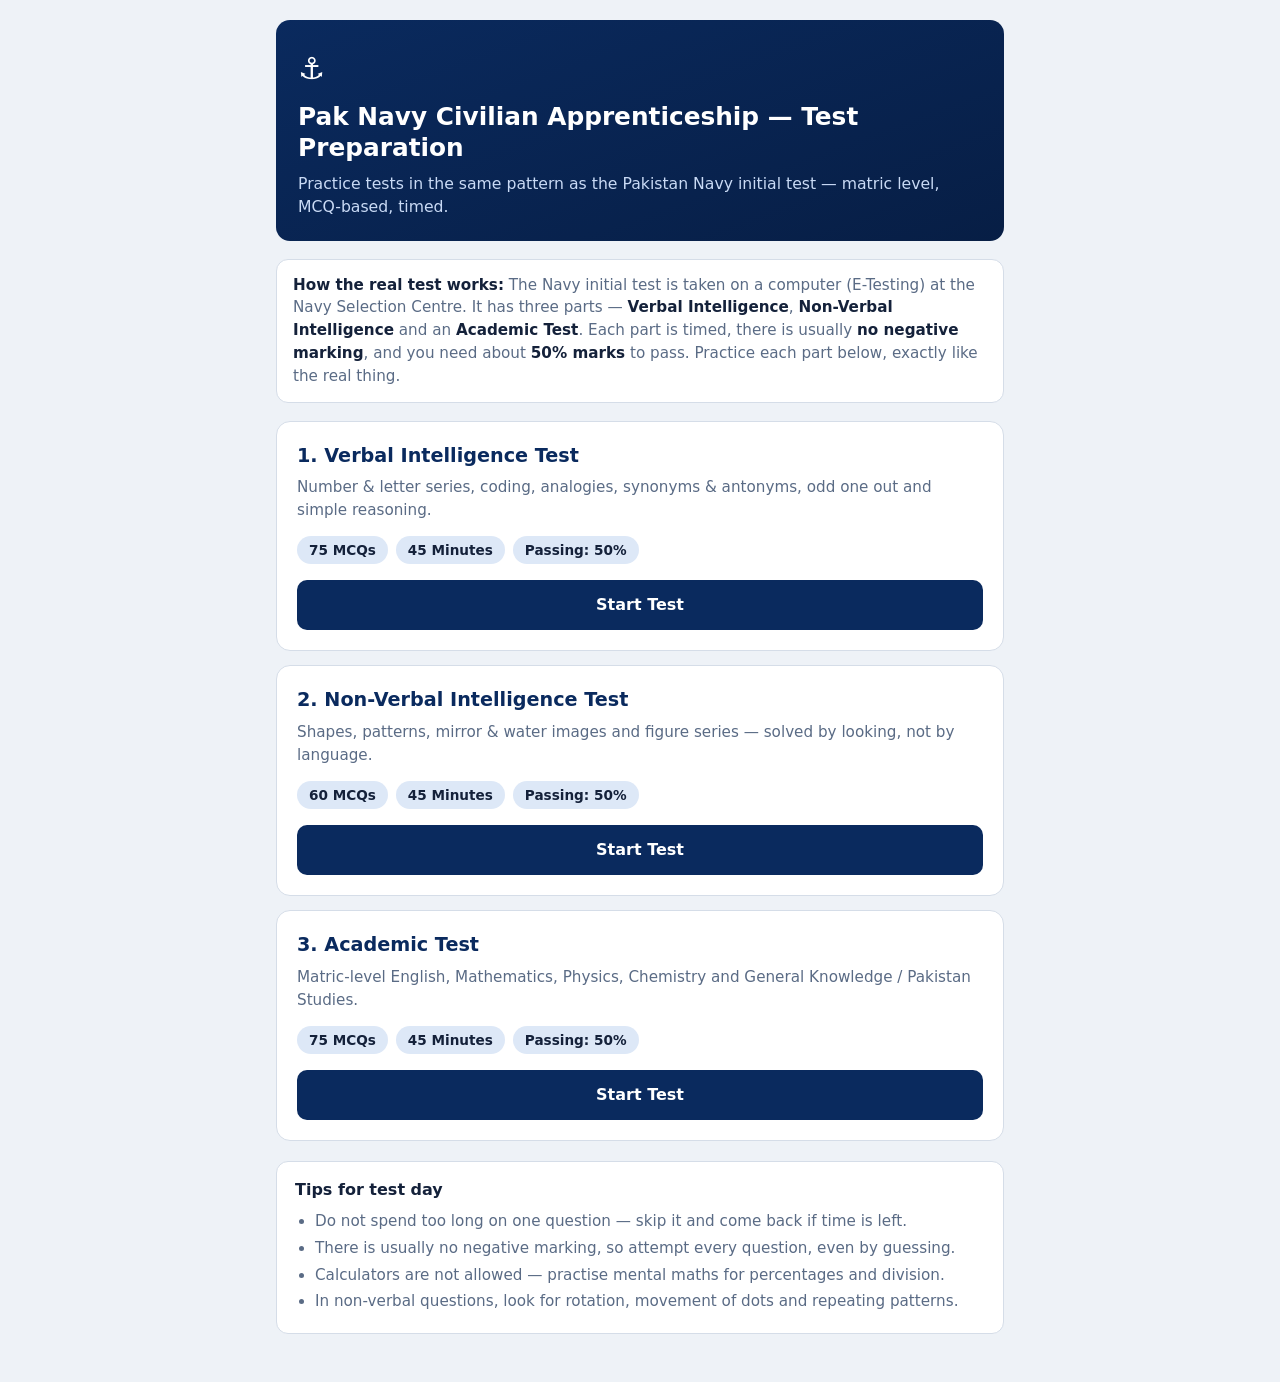
<file: navy-test/index.html>
<!doctype html>
<html lang="en">
  <head>
    <meta charset="utf-8" />
    <meta name="viewport" content="width=device-width, initial-scale=1, viewport-fit=cover" />
    <meta name="color-scheme" content="light dark" />
    <link rel="icon" href="data:," />
    <title>Pak Navy Civilian Apprenticeship — Test Preparation</title>
    <style>
      :root {
        --navy: #0a2a5e;
        --navy-deep: #071e45;
        --accent: #1f6fd0;
        --bg: #eef2f7;
        --card: #ffffff;
        --ink: #14213a;
        --muted: #5a6b85;
        --line: #d5dde8;
        --good: #177245;
        --good-bg: #e3f4ea;
        --bad: #b3261e;
        --bad-bg: #fbe9e7;
        --warn: #b3261e;
        --selected: #e8f1fd;
        --chip: #dde8f7;
      }
      @media (prefers-color-scheme: dark) {
        :root {
          --navy: #123a7d;
          --navy-deep: #0b2449;
          --accent: #5b9bf0;
          --bg: #0b1220;
          --card: #16223a;
          --ink: #e8eef7;
          --muted: #9db0c9;
          --line: #2c3d5c;
          --good: #5fd69a;
          --good-bg: #123527;
          --bad: #ff8a80;
          --bad-bg: #3d1a17;
          --warn: #ff8a80;
          --selected: #1d3560;
          --chip: #22355a;
        }
      }
      * { box-sizing: border-box; }
      html, body { margin: 0; padding: 0; }
      body {
        font-family: "Segoe UI", system-ui, -apple-system, Roboto, "Helvetica Neue", Arial, sans-serif;
        background: var(--bg);
        color: var(--ink);
        line-height: 1.5;
        -webkit-tap-highlight-color: transparent;
      }
      .wrap { max-width: 760px; margin: 0 auto; padding: 20px 16px 48px; }

      /* ---------- Home ---------- */
      .hero {
        background: linear-gradient(160deg, var(--navy) 0%, var(--navy-deep) 100%);
        color: #fff;
        border-radius: 14px;
        padding: 26px 22px 22px;
        margin-bottom: 18px;
      }
      .hero h1 { font-size: 1.55rem; line-height: 1.25; margin: 0 0 8px; font-weight: 700; }
      .hero p { margin: 0; color: #c9daf5; font-size: 0.98rem; }
      .hero .anchor { font-size: 1.9rem; display: block; margin-bottom: 10px; }
      .pattern-note {
        background: var(--card);
        border: 1px solid var(--line);
        border-radius: 12px;
        padding: 14px 16px;
        font-size: 0.95rem;
        color: var(--muted);
        margin-bottom: 18px;
      }
      .pattern-note strong { color: var(--ink); }
      .test-card {
        background: var(--card);
        border: 1px solid var(--line);
        border-radius: 14px;
        padding: 20px;
        margin-bottom: 14px;
      }
      .test-card h2 { margin: 0 0 6px; font-size: 1.2rem; color: var(--navy); }
      @media (prefers-color-scheme: dark) { .test-card h2 { color: var(--accent); } }
      .test-card p { margin: 0 0 14px; color: var(--muted); font-size: 0.95rem; }
      .meta { display: flex; flex-wrap: wrap; gap: 8px; margin-bottom: 16px; }
      .meta span {
        background: var(--chip);
        color: var(--ink);
        border-radius: 999px;
        padding: 4px 12px;
        font-size: 0.85rem;
        font-weight: 600;
      }
      button {
        font: inherit;
        cursor: pointer;
        border: none;
        border-radius: 10px;
        font-weight: 600;
      }
      .btn-start {
        background: var(--navy);
        color: #fff;
        padding: 13px 22px;
        font-size: 1rem;
        width: 100%;
      }
      .btn-start:active { background: var(--navy-deep); }
      .tips {
        background: var(--card);
        border: 1px solid var(--line);
        border-radius: 12px;
        padding: 16px 18px;
        margin-top: 20px;
        font-size: 0.95rem;
      }
      .tips h3 { margin: 0 0 8px; font-size: 1rem; }
      .tips ul { margin: 0; padding-left: 20px; color: var(--muted); }
      .tips li { margin-bottom: 4px; }

      /* ---------- Test screen ---------- */
      .test-top {
        position: sticky;
        top: 0;
        background: var(--bg);
        padding: 10px 0 12px;
        z-index: 5;
      }
      .test-top-row { display: flex; justify-content: space-between; align-items: center; gap: 10px; }
      .test-name { font-weight: 700; color: var(--navy); font-size: 1.02rem; }
      @media (prefers-color-scheme: dark) { .test-name { color: var(--accent); } }
      .timer {
        font-variant-numeric: tabular-nums;
        font-weight: 700;
        font-size: 1.15rem;
        background: var(--card);
        border: 1px solid var(--line);
        border-radius: 10px;
        padding: 5px 14px;
        white-space: nowrap;
      }
      .timer.low { color: var(--warn); border-color: var(--warn); }
      .qcount { color: var(--muted); font-size: 0.9rem; margin-top: 8px; font-weight: 600; }
      .progress {
        height: 8px;
        background: var(--line);
        border-radius: 999px;
        overflow: hidden;
        margin-top: 6px;
      }
      .progress > div { height: 100%; background: var(--accent); width: 0%; transition: width 0.25s ease; }
      .question-card {
        background: var(--card);
        border: 1px solid var(--line);
        border-radius: 14px;
        padding: 22px 20px;
      }
      .question-text { font-size: 1.22rem; font-weight: 600; line-height: 1.45; margin: 0 0 20px; word-wrap: break-word; }
      .options { display: grid; gap: 10px; }
      .option {
        display: flex;
        align-items: center;
        gap: 12px;
        text-align: left;
        width: 100%;
        background: var(--card);
        border: 2px solid var(--line);
        color: var(--ink);
        border-radius: 12px;
        padding: 15px 16px;
        font-size: 1.08rem;
        font-weight: 500;
      }
      .option .letter {
        flex: 0 0 auto;
        width: 32px; height: 32px;
        border-radius: 50%;
        background: var(--chip);
        display: flex; align-items: center; justify-content: center;
        font-weight: 700;
        font-size: 0.95rem;
      }
      .option.selected { border-color: var(--accent); background: var(--selected); }
      .option.selected .letter { background: var(--accent); color: #fff; }
      .nav-row { display: flex; gap: 10px; margin-top: 18px; }
      .btn-nav {
        flex: 1;
        padding: 13px 10px;
        background: var(--card);
        border: 1px solid var(--line);
        color: var(--ink);
        font-size: 1rem;
      }
      .btn-nav:disabled { opacity: 0.4; cursor: default; }
      .btn-submit {
        width: 100%;
        margin-top: 12px;
        padding: 14px;
        background: var(--good);
        color: #fff;
        font-size: 1.05rem;
      }
      .palette-title { margin: 22px 0 8px; font-size: 0.92rem; color: var(--muted); font-weight: 600; }
      .palette { display: flex; flex-wrap: wrap; gap: 7px; }
      .palette button {
        width: 42px; height: 42px;
        border-radius: 9px;
        background: var(--card);
        border: 1px solid var(--line);
        color: var(--ink);
        font-weight: 600;
        font-size: 0.95rem;
        padding: 0;
      }
      .palette button.answered { background: var(--navy); color: #fff; border-color: var(--navy); }
      .palette button.current { outline: 3px solid var(--accent); outline-offset: 1px; }

      /* ---------- Modal ---------- */
      .modal-backdrop {
        position: fixed; inset: 0;
        background: rgba(5, 12, 26, 0.6);
        display: flex; align-items: center; justify-content: center;
        padding: 20px;
        z-index: 50;
      }
      .modal {
        background: var(--card);
        color: var(--ink);
        border-radius: 14px;
        padding: 24px 22px;
        max-width: 420px;
        width: 100%;
      }
      .modal h3 { margin: 0 0 8px; font-size: 1.15rem; }
      .modal p { margin: 0 0 18px; color: var(--muted); }
      .modal .row { display: flex; gap: 10px; }
      .modal .row button { flex: 1; padding: 12px; font-size: 1rem; }
      .btn-cancel { background: var(--card); border: 1px solid var(--line); color: var(--ink); }
      .btn-confirm { background: var(--good); color: #fff; }

      /* ---------- Result ---------- */
      .result-card {
        background: var(--card);
        border: 1px solid var(--line);
        border-radius: 14px;
        padding: 26px 22px;
        text-align: center;
        margin-bottom: 16px;
      }
      .badge {
        display: inline-block;
        font-size: 1.3rem;
        font-weight: 800;
        letter-spacing: 0.06em;
        border-radius: 999px;
        padding: 8px 30px;
        margin-bottom: 14px;
      }
      .badge.pass { background: var(--good-bg); color: var(--good); }
      .badge.fail { background: var(--bad-bg); color: var(--bad); }
      .score-big { font-size: 2.6rem; font-weight: 800; line-height: 1.1; }
      .score-sub { color: var(--muted); margin: 4px 0 18px; }
      .stat-grid { display: grid; grid-template-columns: repeat(2, 1fr); gap: 10px; text-align: left; }
      @media (min-width: 520px) { .stat-grid { grid-template-columns: repeat(4, 1fr); } }
      .stat {
        background: var(--bg);
        border: 1px solid var(--line);
        border-radius: 10px;
        padding: 12px 14px;
      }
      .stat .num { font-size: 1.35rem; font-weight: 800; }
      .stat .lbl { font-size: 0.82rem; color: var(--muted); font-weight: 600; }
      .stat .num.good { color: var(--good); }
      .stat .num.bad { color: var(--bad); }
      .result-actions { display: flex; gap: 10px; margin-bottom: 22px; }
      .result-actions button { flex: 1; padding: 14px; font-size: 1rem; }
      .btn-retake { background: var(--navy); color: #fff; }
      .btn-home { background: var(--card); border: 1px solid var(--line); color: var(--ink); }
      .review-title { font-size: 1.15rem; margin: 0 0 12px; }
      .review-item {
        background: var(--card);
        border: 1px solid var(--line);
        border-radius: 12px;
        padding: 16px 18px;
        margin-bottom: 10px;
      }
      .review-item .rq { font-weight: 600; margin: 0 0 10px; font-size: 1.02rem; }
      .review-item .rq .qn { color: var(--muted); font-weight: 700; margin-right: 6px; }
      .r-opt {
        display: flex; gap: 10px; align-items: baseline;
        padding: 7px 10px;
        border-radius: 8px;
        font-size: 0.98rem;
        margin-bottom: 4px;
      }
      .r-opt .letter { font-weight: 700; flex: 0 0 20px; }
      .r-opt.correct { background: var(--good-bg); }
      .r-opt.wrong-pick { background: var(--bad-bg); }
      .r-tag { font-size: 0.78rem; font-weight: 700; margin-left: auto; white-space: nowrap; }
      .r-tag.good { color: var(--good); }
      .r-tag.bad { color: var(--bad); }
      .skipped-note { color: var(--muted); font-size: 0.9rem; margin-top: 6px; font-style: italic; }
      .hidden { display: none !important; }
    </style>
  </head>
  <body>
    <div class="wrap">

      <!-- ============ HOME VIEW ============ -->
      <section id="view-home">
        <div class="hero">
          <span class="anchor" aria-hidden="true">⚓</span>
          <h1>Pak Navy Civilian Apprenticeship — Test Preparation</h1>
          <p>Practice tests in the same pattern as the Pakistan Navy initial test — matric level, MCQ-based, timed.</p>
        </div>

        <div class="pattern-note">
          <strong>How the real test works:</strong> The Navy initial test is taken on a computer (E-Testing) at the
          Navy Selection Centre. It has three parts — <strong>Verbal Intelligence</strong>, <strong>Non-Verbal
          Intelligence</strong> and an <strong>Academic Test</strong>. Each part is timed, there is usually
          <strong>no negative marking</strong>, and you need about <strong>50% marks</strong> to pass. Practice each
          part below, exactly like the real thing.
        </div>

        <div class="test-card">
          <h2>1. Verbal Intelligence Test</h2>
          <p>Number &amp; letter series, coding, analogies, synonyms &amp; antonyms, odd one out and simple reasoning.</p>
          <div class="meta"><span>75 MCQs</span><span>45 Minutes</span><span>Passing: 50%</span></div>
          <button class="btn-start" data-start="verbal">Start Test</button>
        </div>

        <div class="test-card">
          <h2>2. Non-Verbal Intelligence Test</h2>
          <p>Shapes, patterns, mirror &amp; water images and figure series — solved by looking, not by language.</p>
          <div class="meta"><span>60 MCQs</span><span>45 Minutes</span><span>Passing: 50%</span></div>
          <button class="btn-start" data-start="nonverbal">Start Test</button>
        </div>

        <div class="test-card">
          <h2>3. Academic Test</h2>
          <p>Matric-level English, Mathematics, Physics, Chemistry and General Knowledge / Pakistan Studies.</p>
          <div class="meta"><span>75 MCQs</span><span>45 Minutes</span><span>Passing: 50%</span></div>
          <button class="btn-start" data-start="academic">Start Test</button>
        </div>

        <div class="tips">
          <h3>Tips for test day</h3>
          <ul>
            <li>Do not spend too long on one question — skip it and come back if time is left.</li>
            <li>There is usually no negative marking, so attempt every question, even by guessing.</li>
            <li>Calculators are not allowed — practise mental maths for percentages and division.</li>
            <li>In non-verbal questions, look for rotation, movement of dots and repeating patterns.</li>
          </ul>
        </div>
      </section>

      <!-- ============ TEST VIEW ============ -->
      <section id="view-test" class="hidden">
        <div class="test-top">
          <div class="test-top-row">
            <div class="test-name" id="test-name">Test</div>
            <div class="timer" id="timer">45:00</div>
          </div>
          <div class="qcount" id="qcount">Question 1 of 40</div>
          <div class="progress"><div id="progress-bar"></div></div>
        </div>

        <div class="question-card">
          <p class="question-text" id="question-text"></p>
          <div class="options" id="options"></div>
        </div>

        <div class="nav-row">
          <button class="btn-nav" id="btn-prev">← Previous</button>
          <button class="btn-nav" id="btn-next">Next →</button>
        </div>
        <button class="btn-submit" id="btn-submit">Submit Test</button>

        <div class="palette-title">Jump to a question (dark = answered):</div>
        <div class="palette" id="palette"></div>
      </section>

      <!-- ============ RESULT VIEW ============ -->
      <section id="view-result" class="hidden">
        <div class="result-card">
          <div class="badge" id="result-badge">PASS</div>
          <div class="score-big" id="result-score">0%</div>
          <div class="score-sub" id="result-sub"></div>
          <div class="stat-grid">
            <div class="stat"><div class="num good" id="stat-correct">0</div><div class="lbl">Correct</div></div>
            <div class="stat"><div class="num bad" id="stat-wrong">0</div><div class="lbl">Wrong</div></div>
            <div class="stat"><div class="num" id="stat-skipped">0</div><div class="lbl">Skipped</div></div>
            <div class="stat"><div class="num" id="stat-time">0:00</div><div class="lbl">Time Used</div></div>
          </div>
        </div>

        <div class="result-actions">
          <button class="btn-retake" id="btn-retake">Retake Test</button>
          <button class="btn-home" id="btn-home">Home</button>
        </div>

        <h3 class="review-title">Review Answers</h3>
        <div id="review-list"></div>

        <div class="result-actions" style="margin-top:18px;">
          <button class="btn-retake" id="btn-retake-2">Retake Test</button>
          <button class="btn-home" id="btn-home-2">Home</button>
        </div>
      </section>

    </div>

    <!-- ============ CONFIRM MODAL ============ -->
    <div class="modal-backdrop hidden" id="modal">
      <div class="modal">
        <h3 id="modal-title">Submit test?</h3>
        <p id="modal-text"></p>
        <div class="row">
          <button class="btn-cancel" id="modal-cancel">Keep Solving</button>
          <button class="btn-confirm" id="modal-confirm">Submit</button>
        </div>
      </div>
    </div>

    <script>
      var TESTS = {
        verbal: {
          name: "Verbal Intelligence Test",
          minutes: 45,
          questions: [{"q":"What comes next in the series: 2, 6, 12, 20, 30, ?","o":["40","42","44","38"],"a":1},{"q":"What comes next in the series: 3, 9, 27, 81, ?","o":["243","162","108","324"],"a":0},{"q":"What comes next in the series: 5, 10, 20, 40, ?","o":["60","70","80","100"],"a":2},{"q":"What comes next in the series: 1, 4, 9, 16, 25, ?","o":["32","36","40","49"],"a":1},{"q":"What comes next in the series: 100, 90, 81, 73, 66, ?","o":["58","59","60","61"],"a":2},{"q":"What comes next in the series: 2, 3, 5, 7, 11, 13, ?","o":["14","15","17","18"],"a":2},{"q":"What comes next in the series: 1, 2, 6, 24, 120, ?","o":["240","360","600","720"],"a":3},{"q":"What comes next in the series: 4, 9, 19, 39, 79, ?","o":["119","139","159","169"],"a":2},{"q":"What comes next in the series: A, C, F, J, O, ?","o":["S","T","U","V"],"a":2},{"q":"What comes next in the series: Z, X, V, T, ?","o":["S","R","Q","P"],"a":1},{"q":"What comes next in the series: ACE, BDF, CEG, ?","o":["DFG","DFH","DEH","FGH"],"a":1},{"q":"What comes next in the series: AB, DE, GH, JK, ?","o":["LM","MN","NO","MO"],"a":1},{"q":"If C = 3, A = 1, T = 20, then CAT = 3120. What is DOG? (D = 4, O = 15, G = 7)","o":["4157","4158","7415","5174"],"a":0},{"q":"If BOOK is written as CPPL, how is PEN written?","o":["QEP","QFO","PEO","RGO"],"a":1},{"q":"If LION is coded as NKQP, how is TIGER coded?","o":["VKIGT","UJHFS","UKHGT","WKIGT"],"a":0},{"q":"If 2 = 6, 3 = 12, 4 = 20, then 5 = ?","o":["25","28","30","32"],"a":2},{"q":"Book : Pages :: Wall : ?","o":["Cement","Bricks","Paint","Roof"],"a":1},{"q":"Doctor : Hospital :: Teacher : ?","o":["Court","Office","School","Library"],"a":2},{"q":"Ship : Sea :: Camel : ?","o":["Forest","Desert","Mountain","River"],"a":1},{"q":"Eye : See :: Ear : ?","o":["Smell","Taste","Hear","Touch"],"a":2},{"q":"Pen : Write :: Knife : ?","o":["Draw","Cut","Paint","Dig"],"a":1},{"q":"Bird : Fly :: Fish : ?","o":["Walk","Swim","Jump","Run"],"a":1},{"q":"Hot : Cold :: Day : ?","o":["Morning","Evening","Night","Noon"],"a":2},{"q":"Finger : Hand :: Toe : ?","o":["Leg","Foot","Arm","Head"],"a":1},{"q":"What is the synonym of HAPPY?","o":["Sad","Angry","Joyful","Tired"],"a":2},{"q":"What is the synonym of BRAVE?","o":["Courageous","Weak","Afraid","Shy"],"a":0},{"q":"What is the synonym of RAPID?","o":["Slow","Fast","Late","Early"],"a":1},{"q":"What is the antonym of ANCIENT?","o":["Old","Modern","Antique","Past"],"a":1},{"q":"What is the antonym of VICTORY?","o":["Win","Success","Defeat","Glory"],"a":2},{"q":"What is the antonym of EXPAND?","o":["Grow","Stretch","Contract","Increase"],"a":2},{"q":"Which one is different from the rest?","o":["Apple","Banana","Mango","Potato"],"a":3},{"q":"Which one is different from the rest?","o":["London","Karachi","Lahore","Islamabad"],"a":0},{"q":"Which one is different from the rest?","o":["Square","Circle","Triangle","Rectangle"],"a":1},{"q":"Which one is different from the rest?","o":["January","March","June","May"],"a":2},{"q":"A man points to a girl and says: 'She is the daughter of my mother.' Who is the girl to the man?","o":["Cousin","Aunt","Sister","Niece"],"a":2},{"q":"Ali's father's brother is Ali's ______.","o":["Cousin","Uncle","Brother","Grandfather"],"a":1},{"q":"Sara is Ahmed's sister. Ahmed is Fatima's son. Sara is Fatima's ______.","o":["Niece","Daughter","Sister","Aunt"],"a":1},{"q":"If today is Monday, what day will it be after 15 days?","o":["Monday","Tuesday","Wednesday","Sunday"],"a":1},{"q":"If yesterday was Friday, what day will tomorrow be?","o":["Saturday","Sunday","Monday","Thursday"],"a":1},{"q":"If 5 workers make 5 chairs in 5 days, in how many days will 100 workers make 100 chairs?","o":["5 days","20 days","100 days","25 days"],"a":0},{"q":"What comes next in the series: 7, 14, 21, 28, ?","o":["32","35","36","42"],"a":1},{"q":"What comes next in the series: 1, 3, 6, 10, 15, ?","o":["18","20","21","25"],"a":2},{"q":"What comes next in the series: 81, 27, 9, 3, ?","o":["1","2","0","6"],"a":0},{"q":"What comes next in the series: 2, 5, 11, 23, 47, ?","o":["71","83","95","94"],"a":2},{"q":"What comes next in the series: 10, 11, 13, 16, 20, ?","o":["24","25","26","22"],"a":1},{"q":"What comes next in the series: 144, 121, 100, 81, ?","o":["49","64","72","60"],"a":1},{"q":"What comes next in the series: 3, 5, 9, 17, 33, ?","o":["49","57","65","63"],"a":2},{"q":"What comes next in the series: 20, 19, 17, 14, 10, ?","o":["5","6","7","8"],"a":0},{"q":"What comes next in the series: B, D, G, K, P, ?","o":["U","V","W","T"],"a":1},{"q":"What comes next in the series: MN, NO, OP, PQ, ?","o":["QR","RS","PR","QS"],"a":0},{"q":"What comes next in the series: A, Z, B, Y, C, ?","o":["W","X","D","Y"],"a":1},{"q":"What comes next in the series: J, F, M, A, M, ? (Hint: months of the year)","o":["J","A","S","O"],"a":0},{"q":"If R = 18, A = 1, M = 13, then RAM = 18113. What is SAM? (S = 19)","o":["19113","18114","1913","19114"],"a":0},{"q":"If HAND is written as GZMC, how is LEG written?","o":["KDF","KDE","JCF","KEG"],"a":0},{"q":"If 1 = 3, 2 = 6, 3 = 9, then 7 = ?","o":["14","18","21","24"],"a":2},{"q":"If C + A + T = 3 + 1 + 20 = 24, then D + O + G = 4 + 15 + 7 = ?","o":["24","25","26","27"],"a":2},{"q":"Water : Thirst :: Food : ?","o":["Taste","Hunger","Plate","Cook"],"a":1},{"q":"Wheel : Car :: Page : ?","o":["Cover","Book","Read","Paper"],"a":1},{"q":"Sun : Day :: Moon : ?","o":["Star","Night","Sky","Light"],"a":1},{"q":"Dog : Puppy :: Cat : ?","o":["Puppy","Kitten","Cub","Calf"],"a":1},{"q":"Teacher : Class :: Captain : ?","o":["Players","Team","Ground","Match"],"a":1},{"q":"January : Month :: Monday : ?","o":["Week","Day","Date","Time"],"a":1},{"q":"What is the synonym of ANGRY?","o":["Calm","Furious","Happy","Kind"],"a":1},{"q":"What is the synonym of DIFFICULT?","o":["Easy","Hard","Soft","Simple"],"a":1},{"q":"What is the antonym of ARRIVE?","o":["Come","Depart","Reach","Enter"],"a":1},{"q":"What is the antonym of FLOAT?","o":["Swim","Sink","Drift","Sail"],"a":1},{"q":"Which one is different from the rest?","o":["11","13","15","17"],"a":2},{"q":"Which one is different from the rest?","o":["Rose","Lily","Mango","Jasmine"],"a":2},{"q":"Which one is different from the rest?","o":["Cricket","Hockey","Football","Chess"],"a":3},{"q":"Which one is different from the rest?","o":["121","144","169","190"],"a":3},{"q":"A woman says about a man: 'He is the son of my father.' Who is the man to the woman?","o":["Uncle","Brother","Father","Cousin"],"a":1},{"q":"Ahmed says about a boy: 'He is my sister's son.' The boy is Ahmed's ______.","o":["Son","Nephew","Cousin","Brother"],"a":1},{"q":"If 1 January is a Friday, what day is 8 January?","o":["Thursday","Friday","Saturday","Sunday"],"a":1},{"q":"A bus travels 90 km in 3 hours. What is its speed?","o":["25 km/h","30 km/h","35 km/h","45 km/h"],"a":1},{"q":"Which word can be formed from the letters of EXAMINATION?","o":["Nation","Exam","Mine","All of these"],"a":3}]
        },
        nonverbal: {
          name: "Non-Verbal Intelligence Test",
          minutes: 45,
          questions: [{"q":"What comes next in the series: ● ○ ● ○ ● ?","o":["●","○","▲","■"],"a":1},{"q":"What comes next in the series: ▲ ▲ △ ▲ ▲ △ ?","o":["△","▲","●","○"],"a":1},{"q":"What comes next in the series: ★ ☆ ★ ☆ ★ ?","o":["★","☆","●","◆"],"a":1},{"q":"What comes next in the series: ↑ → ↓ ← ↑ → ↓ ?","o":["↑","→","↓","←"],"a":3},{"q":"What comes next in the series: ◆ ◇ ◆ ◇ ◆ ?","o":["◆","◇","●","■"],"a":1},{"q":"In a series of figures, the number of triangles is 1, 2, 4, ... How many triangles will the next figure have?","o":["6","8","10","12"],"a":1},{"q":"Which one is different from the rest?","o":["▲","▲","▲","▼"],"a":3},{"q":"Which shape has NO straight line?","o":["□","△","○","⬟"],"a":2},{"q":"What is the mirror image of the letter 'b'?","o":["b","d","p","q"],"a":1},{"q":"What is the mirror image of the letter 'p'?","o":["p","b","d","q"],"a":3},{"q":"What comes next in the series: A1, B2, C3, D4, ?","o":["E5","F5","E4","F6"],"a":0},{"q":"What comes next in the series: Z1, Y2, X3, ?","o":["V4","W4","W5","V5"],"a":1},{"q":"Find the missing number: Row 1: 3, 6, 5 — Row 2: 4, 8, 7 — Row 3: 5, 10, ?","o":["8","9","10","11"],"a":1},{"q":"Find the missing number: Row 1: 2, 4, 8 — Row 2: 3, 6, 12 — Row 3: 4, 8, ?","o":["12","14","16","20"],"a":2},{"q":"In a series of figures, the number of dots is 1, 3, 5, ... How many dots will the next figure have?","o":["6","7","8","9"],"a":1},{"q":"What comes next in the series: ♥ ♠ ♥ ♠ ♥ ?","o":["♥","♠","♦","♣"],"a":1},{"q":"What comes next in the series: ← ← → ← ← → ?","o":["→","←","↑","↓"],"a":1},{"q":"What comes next in the series: ◐ ◑ ◐ ◑ ?","o":["◑","◐","●","○"],"a":1},{"q":"Which number is different from the rest?","o":["4","9","20","16"],"a":2},{"q":"What comes next in the series: □ ◇ □ ◇ □ ?","o":["□","◇","○","△"],"a":1},{"q":"What comes next in the series: 1△, 2▲, 3△, 4▲, ?","o":["5▲","5△","6△","4△"],"a":1},{"q":"5 and 3 give 16. 6 and 2 give 32. What do 7 and 3 give?","o":["38","40","42","46"],"a":1},{"q":"Box 1: 3 and 4 give 12. Box 2: 5 and 2 give 10. Box 3: 7 and 3 give ?","o":["18","21","24","20"],"a":1},{"q":"What comes next in the series: A□, B■, C□, D■, ?","o":["E■","E□","F□","F■"],"a":1},{"q":"What comes next in the series: ↑ ← ↓ → ↑ ?","o":["↓","→","↑","←"],"a":2},{"q":"If ▲ = 3 (number of its sides), ■ = 4 and ⬟ = 5, then ◆ = ?","o":["3","4","5","6"],"a":1},{"q":"Which one is different from the rest?","o":["↻","↻","↺","↻"],"a":2},{"q":"What is the mirror image of the word MOM?","o":["WOW","MOM","MOW","WOM"],"a":1},{"q":"What comes next in the series: ☆ ★ ☆ ★ ☆ ?","o":["☆","★","●","◆"],"a":1},{"q":"What is the water image of the number 8?","o":["3","8","9","6"],"a":1},{"q":"What comes next in the series: ○ ○ ● ○ ○ ● ?","o":["●","○","▲","■"],"a":1},{"q":"What comes next in the series: ■ □ ■ □ ■ ?","o":["■","□","●","○"],"a":1},{"q":"What comes next in the series: ★★★ ☆ ★★★ ☆ ?","o":["★★★","☆","★★","★"],"a":0},{"q":"What comes next in the series: → → ↑ → → ↑ ?","o":["↑","→","↓","←"],"a":1},{"q":"What comes next in the series: ● ▲ ■ ● ▲ ■ ?","o":["▲","■","●","◆"],"a":2},{"q":"A series of figures has 3, 4, 5, ... sides. How many sides will the next figure have?","o":["5","6","7","8"],"a":1},{"q":"Which one is different from the rest?","o":["⬜","⬛","⬜","⬜"],"a":1},{"q":"Which number is different from the rest?","o":["25","36","50","49"],"a":2},{"q":"Which letter looks exactly the same in a mirror?","o":["A","B","C","D"],"a":0},{"q":"What comes next in the box series: 10 → 20 → 40 → ?","o":["50","60","80","70"],"a":2},{"q":"What comes next in the series: 1■, 2□, 3■, 4□, ?","o":["5□","5■","6■","4■"],"a":1},{"q":"Find the missing number: Row 1: 8, 4, 2 — Row 2: 12, 6, 3 — Row 3: 20, 10, ?","o":["4","5","6","10"],"a":1},{"q":"Find the missing number: Row 1: 5, 25, 125 — Row 2: 2, 4, 8 — Row 3: 3, 9, ?","o":["18","21","27","30"],"a":2},{"q":"In a series of figures, the number of lines is 2, 4, 6, ... How many lines will the next figure have?","o":["7","8","9","10"],"a":1},{"q":"What comes next in the series: ♣ ♠ ♣ ♠ ♣ ?","o":["♣","♠","♥","♦"],"a":1},{"q":"What comes next in the series: → ↓ → ↓ → ?","o":["→","↓","↑","←"],"a":1},{"q":"Which number is different from the rest?","o":["8","27","64","100"],"a":3},{"q":"Find the missing letter: Row 1: A, D, G — Row 2: J, M, P — Row 3: S, V, ?","o":["W","X","Y","Z"],"a":2},{"q":"In a series of figures, the number of stars is 2, 4, 8, 16, ... How many stars will the next figure have?","o":["24","30","32","36"],"a":2},{"q":"What comes next in the series: ◆◆ ◇ ◆◆ ◇ ?","o":["◇","◆◆","◆","◇◇"],"a":1},{"q":"In a code, ● = 1, ●● = 2, ●●● = 3. What is ●●●●● in this code?","o":["4","5","6","3"],"a":1},{"q":"What comes next in the series: → ↓ ← ↑ → ?","o":["→","↓","←","↑"],"a":1},{"q":"Which figure has 4 corners but is NOT a square?","o":["Triangle","Rectangle","Circle","Pentagon"],"a":1},{"q":"What comes next in the series: Z, Y, X, W, ?","o":["U","V","T","S"],"a":1},{"q":"What comes next in the series: 3, 3, 6, 6, 9, 9, ?","o":["10","11","12","9"],"a":2},{"q":"2 and 8 make 10. 3 and 7 make 10. What do 5 and 6 make?","o":["10","11","12","13"],"a":1},{"q":"Figures in a series have 3, 5, 7, ... triangles. How many triangles will the next figure have?","o":["8","9","10","11"],"a":1},{"q":"Which letter has a vertical line of symmetry?","o":["F","G","H","J"],"a":2},{"q":"What comes next in the series: ●● ○ ●● ○ ?","o":["○","●●","●","○○"],"a":1},{"q":"Find the missing number: Row 1: 1, 4, 9 — Row 2: 2, 5, 10 — Row 3: 3, 6, ?","o":["10","11","12","15"],"a":1}]
        },
        academic: {
          name: "Academic Test",
          minutes: 45,
          questions: [{"q":"What is the synonym of HONEST?","o":["Liar","Truthful","Proud","Clever"],"a":1},{"q":"What is the antonym of BRAVE?","o":["Hero","Strong","Coward","Bold"],"a":2},{"q":"He ______ to school every day.","o":["go","goes","going","gone"],"a":1},{"q":"What is the plural of CHILD?","o":["Childs","Children","Childes","Childrens"],"a":1},{"q":"What is the past tense of WRITE?","o":["Writed","Wrote","Writing","Rote"],"a":1},{"q":"She has ______ her homework.","o":["finish","finished","finishing","finishes"],"a":1},{"q":"Choose the correctly spelled word:","o":["Necesary","Neccessary","Necessary","Necessery"],"a":2},{"q":"The sun rises in the ______.","o":["West","North","East","South"],"a":2},{"q":"He is ______ honest man.","o":["a","an","the","no article"],"a":1},{"q":"He is good ______ English.","o":["in","on","at","for"],"a":2},{"q":"What is 15% of 200?","o":["20","25","30","35"],"a":2},{"q":"If x + 7 = 15, then x = ?","o":["6","7","8","9"],"a":2},{"q":"What is 3/4 of 64?","o":["48","36","42","52"],"a":0},{"q":"What is the average of 10, 20 and 30?","o":["15","20","25","30"],"a":1},{"q":"What is the square root of 144?","o":["11","12","13","14"],"a":1},{"q":"25 × 4 + 10 = ?","o":["100","110","120","140"],"a":1},{"q":"Two numbers are in the ratio 2:3 and their sum is 25. What is the larger number?","o":["10","12","15","20"],"a":2},{"q":"What is the next prime number after 13?","o":["14","15","17","19"],"a":2},{"q":"What is the simple interest on Rs. 1000 at 5% per year for 1 year?","o":["Rs. 25","Rs. 50","Rs. 100","Rs. 500"],"a":1},{"q":"What is the area of a square whose side is 9 cm?","o":["18 cm²","36 cm²","81 cm²","72 cm²"],"a":2},{"q":"0.5 written as a fraction is ______.","o":["1/3","1/2","1/4","2/5"],"a":1},{"q":"If 5 pens cost Rs. 100, what will 8 pens cost?","o":["Rs. 120","Rs. 140","Rs. 160","Rs. 180"],"a":2},{"q":"If 2x = 18, then x = ?","o":["6","8","9","12"],"a":2},{"q":"1 kilometre is equal to ______ metres.","o":["100","500","1000","10000"],"a":2},{"q":"What is the HCF of 12 and 18?","o":["3","4","6","9"],"a":2},{"q":"What is the SI unit of force?","o":["Joule","Newton","Watt","Pascal"],"a":1},{"q":"A car covers 120 km in 2 hours. What is its speed?","o":["40 km/h","50 km/h","60 km/h","80 km/h"],"a":2},{"q":"Which instrument is used to measure electric current?","o":["Voltmeter","Ammeter","Barometer","Thermometer"],"a":1},{"q":"What is the SI unit of electric charge?","o":["Ampere","Volt","Coulomb","Ohm"],"a":2},{"q":"What is the value of 'g' (acceleration due to gravity)?","o":["8.9 m/s²","9.8 m/s²","10.8 m/s²","9.2 m/s²"],"a":1},{"q":"The energy possessed by a moving body is called ______.","o":["Potential energy","Kinetic energy","Heat energy","Chemical energy"],"a":1},{"q":"According to Ohm's law:","o":["V = I / R","V = I × R","V = R / I","V = I² × R"],"a":1},{"q":"Which lens is used to correct short-sightedness (myopia)?","o":["Convex lens","Concave lens","Plane lens","Cylindrical lens"],"a":1},{"q":"What is the SI unit of power?","o":["Joule","Watt","Newton","Pascal"],"a":1},{"q":"Sound travels fastest through ______.","o":["Vacuum","Gases","Liquids","Solids"],"a":3},{"q":"What is the chemical symbol of Gold?","o":["Ag","Au","Gd","Go"],"a":1},{"q":"What is the pH of a neutral solution?","o":["0","1","7","14"],"a":2},{"q":"What is the chemical formula of Sulphuric Acid?","o":["HCl","H₂SO₄","HNO₃","NaOH"],"a":1},{"q":"What is the atomic number of Carbon?","o":["4","6","8","12"],"a":1},{"q":"Which gas is filled in balloons to make them float?","o":["Oxygen","Helium","Carbon dioxide","Nitrogen"],"a":1},{"q":"NaCl is the chemical formula of ______.","o":["Sodium carbonate","Sodium chloride","Potassium chloride","Calcium chloride"],"a":1},{"q":"Which gas is most abundant in the air?","o":["Oxygen","Carbon dioxide","Nitrogen","Argon"],"a":2},{"q":"Water is made up of ______.","o":["Hydrogen only","Oxygen only","Hydrogen and Oxygen","Hydrogen and Carbon"],"a":2},{"q":"Pakistan came into being on ______.","o":["15 August 1947","14 August 1947","23 March 1940","14 August 1948"],"a":1},{"q":"What is the national language of Pakistan?","o":["Punjabi","Urdu","Sindhi","English"],"a":1},{"q":"Who was the first Governor General of Pakistan?","o":["Liaquat Ali Khan","Quaid-e-Azam Muhammad Ali Jinnah","Ayub Khan","Iskander Mirza"],"a":1},{"q":"What is the capital of Pakistan?","o":["Karachi","Lahore","Islamabad","Rawalpindi"],"a":2},{"q":"What is the national game of Pakistan?","o":["Cricket","Hockey","Football","Squash"],"a":1},{"q":"Pakistan Navy Day is celebrated on ______.","o":["6 September","7 September","8 September","14 August"],"a":2},{"q":"Pakistan Naval Headquarters is located in ______.","o":["Karachi","Islamabad","Lahore","Gwadar"],"a":1},{"q":"What is the synonym of TRUE?","o":["False","Real","Fake","Wrong"],"a":1},{"q":"What is the antonym of START?","o":["Begin","Finish","Open","Go"],"a":1},{"q":"They ______ playing football.","o":["is","am","are","be"],"a":2},{"q":"What is the past tense of GO?","o":["Goed","Went","Going","Goes"],"a":1},{"q":"______ you like tea?","o":["Does","Do","Is","Are"],"a":1},{"q":"What is 40% of 150?","o":["40","50","60","75"],"a":2},{"q":"12 × 8 = ?","o":["86","96","108","112"],"a":1},{"q":"If a = 5 and b = 3, then a² + b² = ?","o":["28","30","34","64"],"a":2},{"q":"What is the perimeter of a rectangle with length 10 cm and width 6 cm?","o":["16 cm","26 cm","32 cm","60 cm"],"a":2},{"q":"7/8 − 3/8 = ?","o":["1/4","1/2","3/8","5/8"],"a":1},{"q":"What is the smallest prime number?","o":["0","1","2","3"],"a":2},{"q":"A train runs at 80 km/h. How far will it go in 2.5 hours?","o":["160 km","180 km","200 km","240 km"],"a":2},{"q":"What is the SI unit of energy?","o":["Newton","Joule","Watt","Volt"],"a":1},{"q":"An electric bulb converts electrical energy into ______.","o":["Sound energy","Light and heat energy","Motion energy","Chemical energy"],"a":1},{"q":"A mass of 10 kg is accelerated at 2 m/s². The force applied is ______. (F = m × a)","o":["5 N","12 N","20 N","200 N"],"a":2},{"q":"Which instrument is used to measure temperature?","o":["Barometer","Thermometer","Ammeter","Hygrometer"],"a":1},{"q":"Which of the following is a good conductor of electricity?","o":["Rubber","Wood","Copper","Plastic"],"a":2},{"q":"What is the chemical formula of Methane?","o":["CO₂","CH₄","H₂O","NH₃"],"a":1},{"q":"Which acid is present in lemon?","o":["Acetic acid","Citric acid","Sulphuric acid","Nitric acid"],"a":1},{"q":"What is the chemical symbol of Iron?","o":["Ir","Fe","In","Io"],"a":1},{"q":"About what percentage of air is Oxygen?","o":["10%","21%","50%","78%"],"a":1},{"q":"Who wrote the national anthem of Pakistan?","o":["Allama Iqbal","Hafeez Jalandhari","Faiz Ahmed Faiz","Ahmed Nadeem Qasmi"],"a":1},{"q":"Which is the largest province of Pakistan by area?","o":["Punjab","Sindh","Balochistan","Khyber Pakhtunkhwa"],"a":2},{"q":"Quaid-e-Azam Muhammad Ali Jinnah was born in ______.","o":["Lahore","Karachi","Delhi","Bombay"],"a":1},{"q":"The Pakistan Resolution (1940) was passed in which city?","o":["Karachi","Delhi","Lahore","Dhaka"],"a":2}]
        }
      };

      var LETTERS = ["A", "B", "C", "D"];
      var state = null;
      var timerId = null;

      function $(id) { return document.getElementById(id); }

      function show(view) {
        ["view-home", "view-test", "view-result"].forEach(function (v) {
          $(v).classList.toggle("hidden", v !== view);
        });
        window.scrollTo(0, 0);
      }

      function fmt(sec) {
        var m = Math.floor(sec / 60);
        var s = sec % 60;
        return m + ":" + (s < 10 ? "0" : "") + s;
      }

      function startTest(key) {
        var t = TESTS[key];
        state = {
          key: key,
          test: t,
          answers: new Array(t.questions.length).fill(null),
          current: 0,
          totalSec: t.minutes * 60,
          leftSec: t.minutes * 60,
          startStamp: Date.now()
        };
        $("test-name").textContent = t.name;
        buildPalette();
        renderQuestion();
        updateTimer();
        clearInterval(timerId);
        timerId = setInterval(function () {
          state.leftSec--;
          if (state.leftSec <= 0) {
            state.leftSec = 0;
            updateTimer();
            finishTest(true);
            return;
          }
          updateTimer();
        }, 1000);
        show("view-test");
      }

      function updateTimer() {
        var el = $("timer");
        el.textContent = fmt(state.leftSec);
        el.classList.toggle("low", state.leftSec < 120);
      }

      function renderQuestion() {
        var t = state.test;
        var i = state.current;
        var q = t.questions[i];
        $("qcount").textContent = "Question " + (i + 1) + " of " + t.questions.length;
        $("progress-bar").style.width = ((i + 1) / t.questions.length * 100) + "%";
        $("question-text").textContent = q.q;
        var box = $("options");
        box.innerHTML = "";
        q.o.forEach(function (opt, idx) {
          var b = document.createElement("button");
          b.className = "option" + (state.answers[i] === idx ? " selected" : "");
          var letter = document.createElement("span");
          letter.className = "letter";
          letter.textContent = LETTERS[idx];
          var text = document.createElement("span");
          text.textContent = opt;
          b.appendChild(letter);
          b.appendChild(text);
          b.addEventListener("click", function () {
            state.answers[i] = idx;
            renderQuestion();
          });
          box.appendChild(b);
        });
        $("btn-prev").disabled = i === 0;
        $("btn-next").disabled = i === t.questions.length - 1;
        var pal = $("palette").children;
        for (var k = 0; k < pal.length; k++) {
          pal[k].classList.toggle("current", k === i);
          pal[k].classList.toggle("answered", state.answers[k] !== null);
        }
      }

      function buildPalette() {
        var pal = $("palette");
        pal.innerHTML = "";
        state.test.questions.forEach(function (_, idx) {
          var b = document.createElement("button");
          b.textContent = idx + 1;
          b.addEventListener("click", function () {
            state.current = idx;
            renderQuestion();
          });
          pal.appendChild(b);
        });
      }

      function askSubmit() {
        var unanswered = state.answers.filter(function (a) { return a === null; }).length;
        $("modal-text").textContent = unanswered > 0
          ? "You still have " + unanswered + " unanswered question" + (unanswered === 1 ? "" : "s") + ". Submit the test now?"
          : "You have answered all questions. Submit the test now?";
        $("modal").classList.remove("hidden");
      }

      function finishTest(auto) {
        clearInterval(timerId);
        $("modal").classList.add("hidden");
        var t = state.test;
        var correct = 0, wrong = 0, skipped = 0;
        t.questions.forEach(function (q, i) {
          if (state.answers[i] === null) skipped++;
          else if (state.answers[i] === q.a) correct++;
          else wrong++;
        });
        var total = t.questions.length;
        var pct = Math.round(correct / total * 100);
        var passed = pct >= 50;
        var usedSec = state.totalSec - state.leftSec;

        var badge = $("result-badge");
        badge.textContent = passed ? "PASS" : "FAIL";
        badge.className = "badge " + (passed ? "pass" : "fail");
        $("result-score").textContent = pct + "%";
        $("result-sub").textContent = t.name + " — " + correct + " out of " + total + " correct" +
          (auto ? " (Time finished — test auto-submitted)" : "");
        $("stat-correct").textContent = correct;
        $("stat-wrong").textContent = wrong;
        $("stat-skipped").textContent = skipped;
        $("stat-time").textContent = fmt(usedSec);

        // Review list
        var list = $("review-list");
        list.innerHTML = "";
        t.questions.forEach(function (q, i) {
          var item = document.createElement("div");
          item.className = "review-item";
          var rq = document.createElement("p");
          rq.className = "rq";
          var qn = document.createElement("span");
          qn.className = "qn";
          qn.textContent = "Q" + (i + 1) + ".";
          rq.appendChild(qn);
          rq.appendChild(document.createTextNode(q.q));
          item.appendChild(rq);
          q.o.forEach(function (opt, idx) {
            var row = document.createElement("div");
            row.className = "r-opt";
            var isCorrect = idx === q.a;
            var isPick = state.answers[i] === idx;
            if (isCorrect) row.classList.add("correct");
            if (isPick && !isCorrect) row.classList.add("wrong-pick");
            var letter = document.createElement("span");
            letter.className = "letter";
            letter.textContent = LETTERS[idx];
            row.appendChild(letter);
            row.appendChild(document.createTextNode(opt));
            if (isCorrect) {
              var tag = document.createElement("span");
              tag.className = "r-tag good";
              tag.textContent = isPick ? "✓ Your answer — Correct" : "✓ Correct answer";
              row.appendChild(tag);
            } else if (isPick) {
              var tag2 = document.createElement("span");
              tag2.className = "r-tag bad";
              tag2.textContent = "✗ Your answer";
              row.appendChild(tag2);
            }
            item.appendChild(row);
          });
          if (state.answers[i] === null) {
            var note = document.createElement("div");
            note.className = "skipped-note";
            note.textContent = "You skipped this question.";
            item.appendChild(note);
          }
          list.appendChild(item);
        });

        show("view-result");
      }

      // Wiring
      document.querySelectorAll("[data-start]").forEach(function (btn) {
        btn.addEventListener("click", function () { startTest(btn.getAttribute("data-start")); });
      });
      $("btn-prev").addEventListener("click", function () {
        if (state.current > 0) { state.current--; renderQuestion(); }
      });
      $("btn-next").addEventListener("click", function () {
        if (state.current < state.test.questions.length - 1) { state.current++; renderQuestion(); }
      });
      $("btn-submit").addEventListener("click", askSubmit);
      $("modal-cancel").addEventListener("click", function () { $("modal").classList.add("hidden"); });
      $("modal-confirm").addEventListener("click", function () { finishTest(false); });
      function retake() { startTest(state.key); }
      function goHome() { clearInterval(timerId); show("view-home"); }
      $("btn-retake").addEventListener("click", retake);
      $("btn-retake-2").addEventListener("click", retake);
      $("btn-home").addEventListener("click", goHome);
      $("btn-home-2").addEventListener("click", goHome);
    </script>
  </body>
</html>
</file>
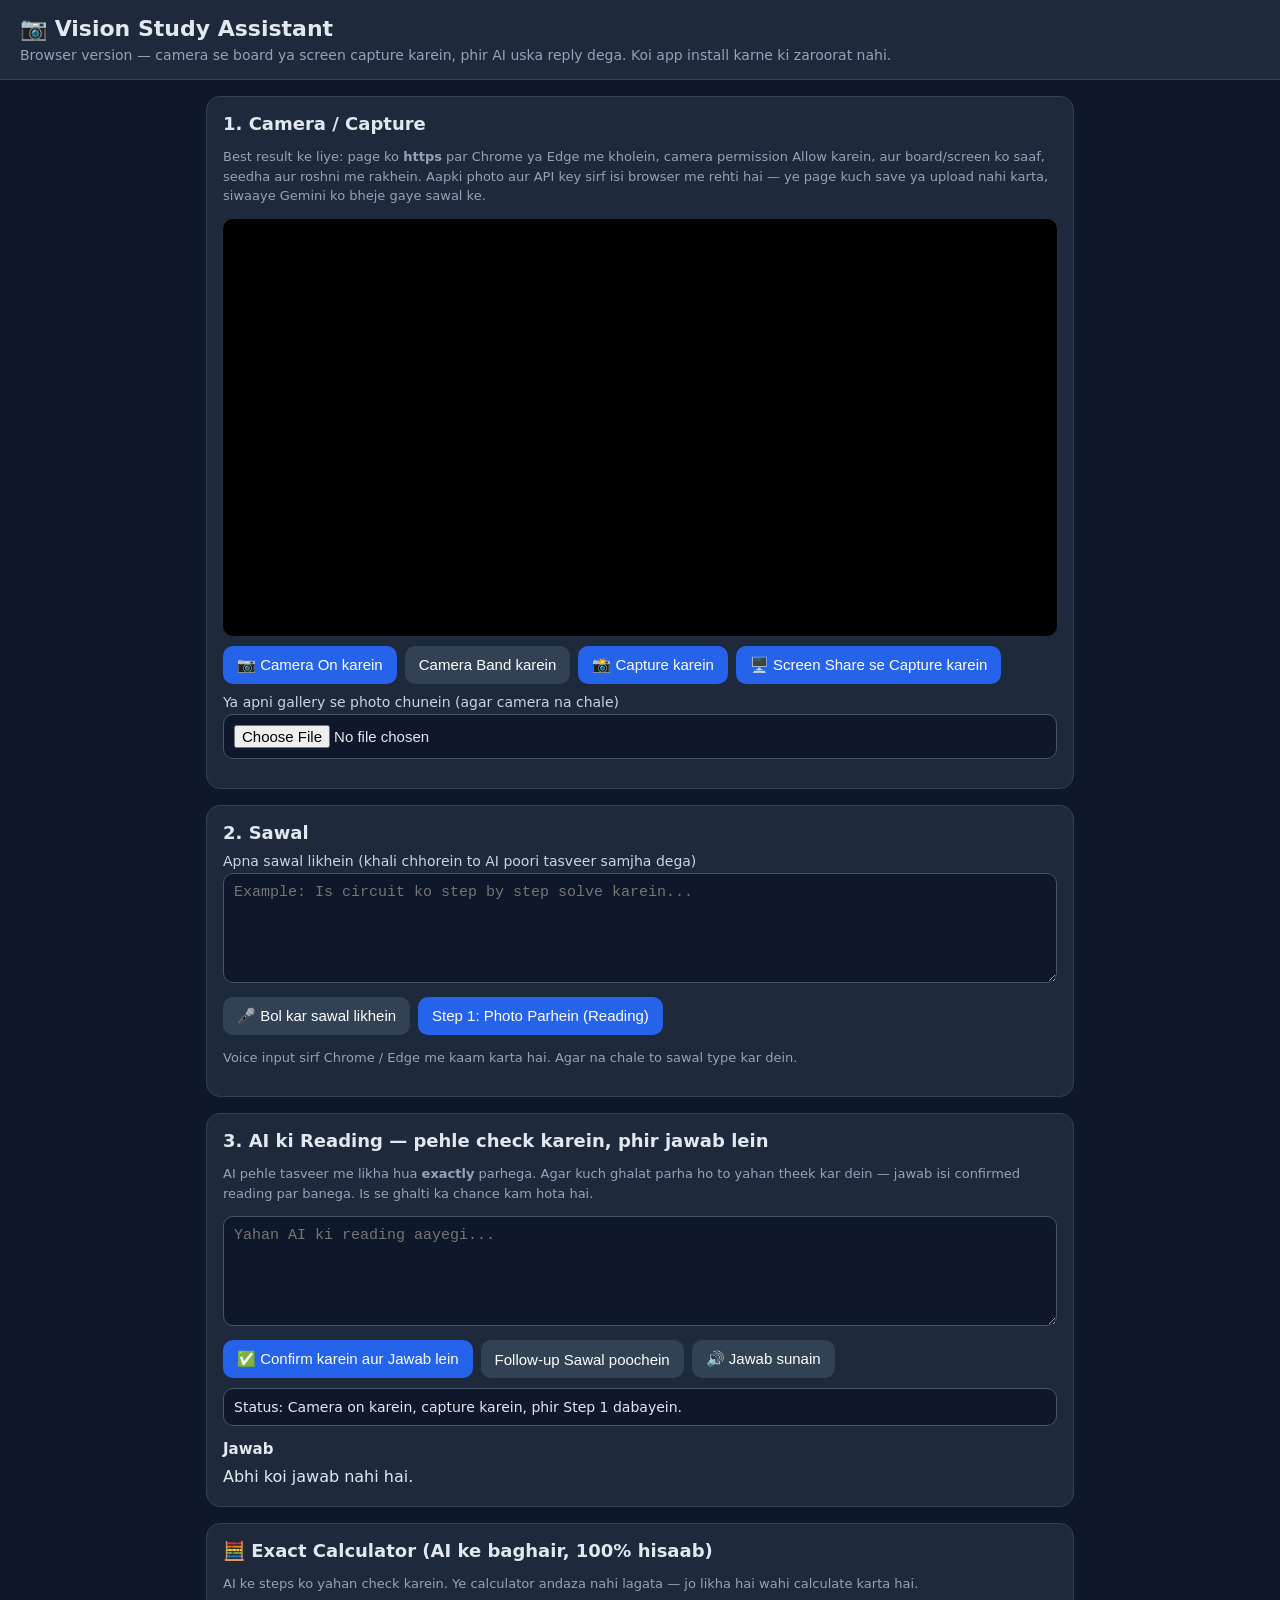
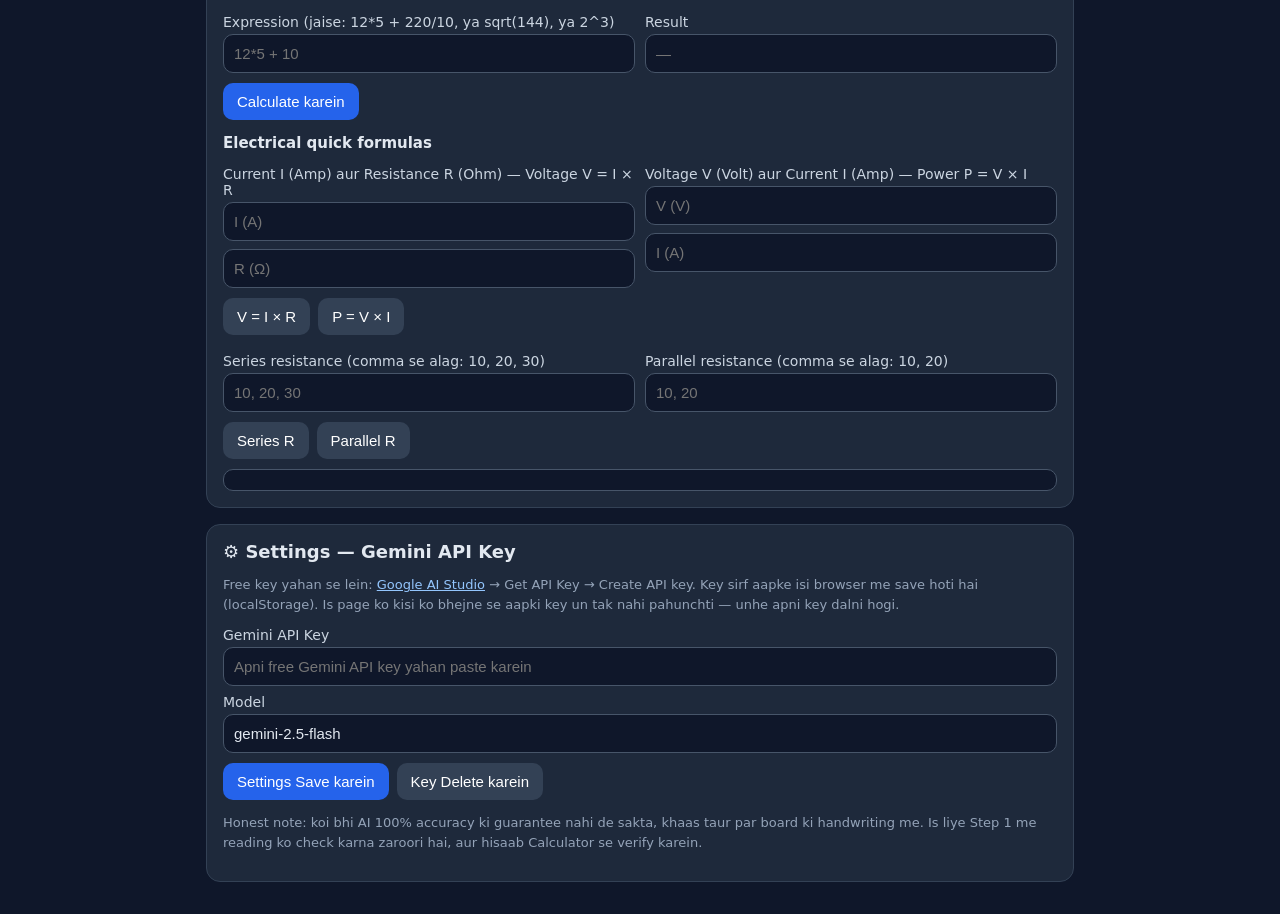
<file: docs/vision-app/index.html>
<!DOCTYPE html>
<html lang="en">
<head>
<meta charset="UTF-8">
<meta name="viewport" content="width=device-width, initial-scale=1.0">
<title>Vision Study Assistant — Browser Version</title>
<style>
  *{box-sizing:border-box}
  body{font-family:system-ui,-apple-system,Segoe UI,Roboto,Arial,sans-serif;margin:0;background:#0f172a;color:#e2e8f0}
  header{background:#1e293b;padding:16px 20px;border-bottom:1px solid #334155}
  header h1{margin:0;font-size:22px}
  header p{margin:6px 0 0;color:#94a3b8;font-size:14px}
  main{max-width:900px;margin:0 auto;padding:16px}
  .card{background:#1e293b;border:1px solid #334155;border-radius:14px;padding:16px;margin-bottom:16px}
  h2{margin:0 0 10px;font-size:18px}
  h3{margin:14px 0 6px;font-size:15px}
  video,img.preview{width:100%;max-height:420px;object-fit:contain;background:#000;border-radius:10px;display:block}
  .row{display:flex;flex-wrap:wrap;gap:8px;margin:10px 0}
  button{background:#2563eb;color:#fff;border:0;padding:10px 14px;border-radius:10px;font-size:15px;cursor:pointer}
  button.secondary{background:#334155}
  button:disabled{opacity:.5;cursor:not-allowed}
  input,textarea,select{width:100%;padding:10px;border-radius:10px;border:1px solid #475569;background:#0f172a;color:#e2e8f0;font-size:15px}
  textarea{min-height:110px;white-space:pre-wrap}
  label{font-size:14px;color:#cbd5e1;display:block;margin:8px 0 4px}
  .status{background:#0f172a;border:1px solid #475569;border-radius:10px;padding:10px;white-space:pre-wrap;font-size:14px}
  .answer{white-space:pre-wrap;line-height:1.6}
  .small{font-size:13px;color:#94a3b8;line-height:1.5}
  .grid{display:grid;grid-template-columns:1fr 1fr;gap:10px}
  @media(max-width:600px){.grid{grid-template-columns:1fr}}
  a{color:#93c5fd}
</style>
</head>
<body>
<header>
  <h1>📷 Vision Study Assistant</h1>
  <p>Browser version — camera se board ya screen capture karein, phir AI uska reply dega. Koi app install karne ki zaroorat nahi.</p>
</header>
<main>

<div class="card">
  <h2>1. Camera / Capture</h2>
  <p class="small">Best result ke liye: page ko <b>https</b> par Chrome ya Edge me kholein, camera permission Allow karein, aur board/screen ko saaf, seedha aur roshni me rakhein. Aapki photo aur API key sirf isi browser me rehti hai — ye page kuch save ya upload nahi karta, siwaaye Gemini ko bheje gaye sawal ke.</p>
  <video id="video" autoplay playsinline muted></video>
  <img id="shot" class="preview" alt="" style="display:none">
  <div class="row">
    <button id="btnCam">📷 Camera On karein</button>
    <button id="btnStopCam" class="secondary">Camera Band karein</button>
    <button id="btnCapture">📸 Capture karein</button>
    <button id="btnScreen">🖥️ Screen Share se Capture karein</button>
  </div>
  <label>Ya apni gallery se photo chunein (agar camera na chale)</label>
  <input type="file" id="fileInput" accept="image/*">
  <p id="captureNote" class="small"></p>
</div>

<div class="card">
  <h2>2. Sawal</h2>
  <label>Apna sawal likhein (khali chhorein to AI poori tasveer samjha dega)</label>
  <textarea id="question" placeholder="Example: Is circuit ko step by step solve karein..."></textarea>
  <div class="row">
    <button id="btnVoice" class="secondary">🎤 Bol kar sawal likhein</button>
    <button id="btnAsk">Step 1: Photo Parhein (Reading)</button>
  </div>
  <p class="small">Voice input sirf Chrome / Edge me kaam karta hai. Agar na chale to sawal type kar dein.</p>
</div>

<div class="card">
  <h2>3. AI ki Reading — pehle check karein, phir jawab lein</h2>
  <p class="small">AI pehle tasveer me likha hua <b>exactly</b> parhega. Agar kuch ghalat parha ho to yahan theek kar dein — jawab isi confirmed reading par banega. Is se ghalti ka chance kam hota hai.</p>
  <textarea id="transcription" placeholder="Yahan AI ki reading aayegi..."></textarea>
  <div class="row">
    <button id="btnAnswer">✅ Confirm karein aur Jawab lein</button>
    <button id="btnFollowUp" class="secondary">Follow-up Sawal poochein</button>
    <button id="btnSpeak" class="secondary">🔊 Jawab sunain</button>
  </div>
  <div id="status" class="status">Status: Camera on karein, capture karein, phir Step 1 dabayein.</div>
  <h3>Jawab</h3>
  <div id="answer" class="answer">Abhi koi jawab nahi hai.</div>
</div>

<div class="card">
  <h2>🧮 Exact Calculator (AI ke baghair, 100% hisaab)</h2>
  <p class="small">AI ke steps ko yahan check karein. Ye calculator andaza nahi lagata — jo likha hai wahi calculate karta hai.</p>
  <div class="grid">
    <div><label>Expression (jaise: 12*5 + 220/10, ya sqrt(144), ya 2^3)</label><input id="calcExpr" placeholder="12*5 + 10"></div>
    <div><label>Result</label><input id="calcResult" readonly placeholder="—"></div>
  </div>
  <div class="row"><button id="btnCalc">Calculate karein</button></div>
  <h3>Electrical quick formulas</h3>
  <div class="grid">
    <div><label>Current I (Amp) aur Resistance R (Ohm) — Voltage V = I × R</label><input id="ohmI" type="number" step="any" placeholder="I (A)"><input id="ohmR" type="number" step="any" placeholder="R (Ω)" style="margin-top:8px"></div>
    <div><label>Voltage V (Volt) aur Current I (Amp) — Power P = V × I</label><input id="powV" type="number" step="any" placeholder="V (V)"><input id="powI" type="number" step="any" placeholder="I (A)" style="margin-top:8px"></div>
  </div>
  <div class="row">
    <button id="btnOhm" class="secondary">V = I × R</button>
    <button id="btnPower" class="secondary">P = V × I</button>
  </div>
  <div class="grid">
    <div><label>Series resistance (comma se alag: 10, 20, 30)</label><input id="seriesIn" placeholder="10, 20, 30"></div>
    <div><label>Parallel resistance (comma se alag: 10, 20)</label><input id="parallelIn" placeholder="10, 20"></div>
  </div>
  <div class="row">
    <button id="btnSeries" class="secondary">Series R</button>
    <button id="btnParallel" class="secondary">Parallel R</button>
  </div>
  <div id="calcNote" class="status"></div>
</div>

<div class="card">
  <h2>⚙️ Settings — Gemini API Key</h2>
  <p class="small">Free key yahan se lein: <a href="https://aistudio.google.com" target="_blank" rel="noopener">Google AI Studio</a> → Get API Key → Create API key. Key sirf aapke isi browser me save hoti hai (localStorage). Is page ko kisi ko bhejne se aapki key un tak nahi pahunchti — unhe apni key dalni hogi.</p>
  <label>Gemini API Key</label>
  <input type="password" id="apiKey" placeholder="Apni free Gemini API key yahan paste karein">
  <label>Model</label>
  <input id="model" value="gemini-2.5-flash">
  <div class="row">
    <button id="btnSave">Settings Save karein</button>
    <button id="btnClearKey" class="secondary">Key Delete karein</button>
  </div>
  <p class="small">Honest note: koi bhi AI 100% accuracy ki guarantee nahi de sakta, khaas taur par board ki handwriting me. Is liye Step 1 me reading ko check karna zaroori hai, aur hisaab Calculator se verify karein.</p>
</div>

</main>
<script>
const $ = id => document.getElementById(id);
let stream = null, currentImageBase64 = null, confirmedText = '', lastQuestion = '', lastAnswer = '', busy = false;

function setStatus(t){ $('status').textContent = t; }
function needKey(){ const k = localStorage.getItem('vsa_key') || ''; if(!k){ setStatus('Pehle Settings me apni free Gemini API key save karein, phir dobara koshish karein.'); return null; } return k; }

$('apiKey').value = localStorage.getItem('vsa_key') || '';
$('model').value = localStorage.getItem('vsa_model') || 'gemini-2.5-flash';
$('btnSave').onclick = () => { localStorage.setItem('vsa_key', $('apiKey').value.trim()); localStorage.setItem('vsa_model', $('model').value.trim() || 'gemini-2.5-flash'); setStatus('Settings save ho gayi.'); };
$('btnClearKey').onclick = () => { localStorage.removeItem('vsa_key'); $('apiKey').value=''; setStatus('Key delete kar di gayi.'); };

async function startCamera(){
  try{
    if(stream) stopCamera();
    stream = await navigator.mediaDevices.getUserMedia({video:{facingMode:'environment', width:{ideal:1920}, height:{ideal:1080}}, audio:false});
    $('video').srcObject = stream; $('video').style.display='block'; $('shot').style.display='none';
    setStatus('Camera on hai. Board ya screen ko frame me rakhein, phir Capture karein.');
  }catch(e){ setStatus('Camera nahi khul saka: ' + (e.message||e) + ' — Permission Allow karein, ya https par kholein, ya gallery se photo chunein.'); }
}
function stopCamera(){ if(stream){ stream.getTracks().forEach(t=>t.stop()); stream=null; } $('video').srcObject=null; }
$('btnCam').onclick = startCamera;
$('btnStopCam').onclick = () => { stopCamera(); setStatus('Camera band kar di gayi.'); };

function imageFromCanvas(canvas){
  const max = 1280, w = canvas.width, h = canvas.height, s = Math.max(w,h) > max ? max / Math.max(w,h) : 1;
  const c = document.createElement('canvas'); c.width = Math.max(1, Math.round(w*s)); c.height = Math.max(1, Math.round(h*s));
  c.getContext('2d').drawImage(canvas, 0, 0, c.width, c.height);
  const url = c.toDataURL('image/jpeg', 0.70);
  $('shot').src = url; $('shot').style.display='block'; $('video').style.display='none';
  currentImageBase64 = url.split(',')[1];
  $('captureNote').textContent = 'Capture ho gaya. Ab Step 1 dabayein — AI pehle photo parhega.';
  setStatus('Capture ho gaya. Ab Step 1 dabayein.');
}
$('btnCapture').onclick = () => {
  const v = $('video');
  if(!stream || !v.videoWidth){ setStatus('Pehle Camera On karein, ya gallery se photo chunein.'); return; }
  const c = document.createElement('canvas'); c.width = v.videoWidth; c.height = v.videoHeight;
  c.getContext('2d').drawImage(v, 0, 0); imageFromCanvas(c);
};
$('btnScreen').onclick = async () => {
  try{
    const s = await navigator.mediaDevices.getDisplayMedia({video:true});
    const v = document.createElement('video'); v.srcObject = s; await v.play();
    await new Promise(r=>setTimeout(r, 600));
    const c = document.createElement('canvas'); c.width = v.videoWidth || 1280; c.height = v.videoHeight || 720;
    c.getContext('2d').drawImage(v, 0, 0); s.getTracks().forEach(t=>t.stop()); imageFromCanvas(c);
  }catch(e){ setStatus('Screen share cancel ya fail ho gaya: ' + (e.message||e)); }
};
$('fileInput').onchange = e => {
  const f = e.target.files[0]; if(!f) return;
  const img = new Image();
  img.onload = () => { const c = document.createElement('canvas'); c.width = img.naturalWidth; c.height = img.naturalHeight; c.getContext('2d').drawImage(img,0,0); imageFromCanvas(c); };
  img.src = URL.createObjectURL(f);
};

async function callGemini(prompt, withImage){
  const key = needKey(); if(!key) throw new Error('NO_KEY');
  const model = (localStorage.getItem('vsa_model') || 'gemini-2.5-flash').trim();
  const parts = [{text: prompt}];
  if(withImage && currentImageBase64) parts.push({inline_data:{mime_type:'image/jpeg', data: currentImageBase64}});
  const res = await fetch('https://generativelanguage.googleapis.com/v1beta/models/' + encodeURIComponent(model) + ':generateContent?key=' + encodeURIComponent(key), {
    method:'POST', headers:{'Content-Type':'application/json'},
    body: JSON.stringify({contents:[{parts}], generationConfig:{temperature:0.2}})
  });
  const data = await res.json().catch(()=>({}));
  if(!res.ok){
    const msg = (data.error && data.error.message) ? data.error.message : ('HTTP ' + res.status);
    let hint = '';
    if(res.status===400) hint = ' (model ka naam Settings me check karein)';
    if(res.status===401 || res.status===403) hint = ' (API key ghalat lag rahi hai — Settings me dobara check karein)';
    if(res.status===429) hint = ' (free quota / limit — ek minute ruk kar dobara koshish karein)';
    throw new Error('Gemini error (HTTP ' + res.status + '): ' + msg + hint);
  }
  const cands = data.candidates || [];
  if(!cands.length) throw new Error('Model ne koi jawab nahi diya.' + (data.promptFeedback && data.promptFeedback.blockReason ? ' Block reason: ' + data.promptFeedback.blockReason : ''));
  const text = (cands[0].content.parts || []).map(p=>p.text||'').join('').trim();
  if(!text) throw new Error('Model ne khali jawab diya.');
  return text;
}

$('btnAsk').onclick = async () => {
  if(busy) return;
  if(!currentImageBase64){ setStatus('Pehle camera ya screen se capture karein, ya photo chunein.'); return; }
  if(!needKey()) return;
  busy = true; setStatus('Step 1 of 2: Photo parhi ja rahi hai...');
  try{
    const text = await callGemini('Transcribe EXACTLY everything that is written or visible in this image: board text, equations, numbers, units, symbols and diagram labels. Keep the original line breaks and order. Do not solve, explain, correct or add anything. If the image is too blurry, dark or unreadable to transcribe reliably, reply starting with IMAGE_UNCLEAR followed by one short sentence explaining the problem.', true);
    if(text.startsWith('IMAGE_UNCLEAR')){
      $('transcription').value = '';
      setStatus('Photo unclear lagi: ' + text.replace('IMAGE_UNCLEAR','').trim() + ' — Dobara saaf photo lein, ya reading khud type karke Confirm dabayein.');
    } else {
      $('transcription').value = text;
      setStatus('Step 1 ho gaya. Reading ko check karein, ghalti ho to theek karein, phir Confirm karein aur Jawab lein.');
    }
  }catch(e){ if(e.message!=='NO_KEY') setStatus('Error: ' + e.message); }
  busy = false;
};
$('btnAnswer').onclick = async () => {
  if(busy) return;
  if(!currentImageBase64){ setStatus('Pehle capture karein.'); return; }
  const reading = $('transcription').value.trim();
  if(!reading){ setStatus('Reading box khali hai — Step 1 karein ya reading khud type karein.'); return; }
  if(!needKey()) return;
  const q = $('question').value.trim() || 'Explain what is shown and solve any problem in it, step by step.';
  confirmedText = reading; lastQuestion = q; busy = true; setStatus('Step 2 of 2: Jawab tayyar ho raha hai...');
  try{
    const ans = await callGemini("You are a patient study assistant helping an electrical engineering master's student. The student photographed a board / page / screen. A transcription of it, which the student has checked and confirmed, is given below between the --- lines. The same image is also attached for reference.\n---\n" + reading + "\n---\nStudent's question: " + q + "\nInstructions:\n- Treat the confirmed transcription as the source of truth. If a value in it looks inconsistent, mention that briefly instead of silently changing it.\n- Answer step by step. Put each calculation step on its own line.\n- State any formula before you use it, and keep units in every step.\n- Keep the answer clear and focused on the question.", true);
    lastAnswer = ans; $('answer').textContent = ans; setStatus('Jawab tayyar hai. Follow-up sawal bhi isi photo par pooch sakte hain.');
  }catch(e){ if(e.message!=='NO_KEY') setStatus('Error: ' + e.message); }
  busy = false;
};
$('btnFollowUp').onclick = async () => {
  if(busy) return;
  if(!currentImageBase64 || !confirmedText){ setStatus('Pehle ek sawal ka jawab lein, phir follow-up poochein.'); return; }
  const q = $('question').value.trim(); if(!q){ setStatus('Follow-up sawal pehle likhein.'); return; }
  if(!needKey()) return;
  busy = true; setStatus('Follow-up par socha ja raha hai...');
  try{
    const ans = await callGemini('Continue helping the student with the same board / page / screen as before. The image is attached again, and the confirmed transcription was:\n---\n' + confirmedText + '\n---\nPrevious question: ' + lastQuestion + '\nPrevious answer:\n' + lastAnswer + '\nNew follow-up question: ' + q + '\nAnswer step by step, with each calculation step on its own line and units included.', true);
    lastQuestion = q; lastAnswer = ans; $('answer').textContent = ans; setStatus('Follow-up ka jawab tayyar hai.');
  }catch(e){ if(e.message!=='NO_KEY') setStatus('Error: ' + e.message); }
  busy = false;
};
$('btnVoice').onclick = () => {
  const Rec = window.SpeechRecognition || window.webkitSpeechRecognition;
  if(!Rec){ setStatus('Voice input is browser me supported nahi hai — sawal type kar dein.'); return; }
  const r = new Rec(); r.lang = 'en-US'; r.interimResults = false;
  r.onresult = ev => { $('question').value = ev.results[0][0].transcript; setStatus('Voice sawal likh diya gaya.'); };
  r.onerror = ev => setStatus('Voice input error: ' + ev.error);
  r.start();
};
$('btnSpeak').onclick = () => {
  const t = $('answer').textContent.trim();
  if(!t || t==='Abhi koi jawab nahi hai.'){ setStatus('Pehle jawab lein, phir sunain.'); return; }
  speechSynthesis.cancel(); speechSynthesis.speak(new SpeechSynthesisUtterance(t));
};

// --- Deterministic calculator (port of the Android CalculatorEngine) ---
function makeParser(s){
  s = s.replace(/×/g,'*').replace(/÷/g,'/').replace(/−/g,'-').replace(/,/g,'').trim();
  let pos = 0;
  function peek(){ return pos < s.length ? s[pos] : null; }
  function skip(){ while(peek()===' ') pos++; }
  function parseExpr(){ let v = parseTerm(); while(true){ skip(); if(peek()==='+'){pos++; v+=parseTerm();} else if(peek()==='-'){pos++; v-=parseTerm();} else return v; } }
  function parseTerm(){ let v = parseFactor(); while(true){ skip(); if(peek()==='*'){pos++; v*=parseFactor();} else if(peek()==='/'){pos++; const d=parseFactor(); if(d===0) throw new Error('Division by zero'); v/=d;} else return v; } }
  function parseFactor(){ const b = parseUnary(); skip(); if(peek()==='^'){pos++; return Math.pow(b, parseFactor());} return b; }
  function parseUnary(){ skip(); if(peek()==='-'){pos++; return -parseUnary();} if(peek()==='+'){pos++; return parseUnary();} if(peek()==='√'){pos++; const v=parseUnary(); if(v<0) throw new Error('Square root of a negative number'); return Math.sqrt(v);} return parsePrimary(); }
  function parsePrimary(){ skip(); const c = peek(); if(c===null) throw new Error('Unexpected end');
    if(c==='('){pos++; const v=parseExpr(); skip(); if(peek()!==')') throw new Error('Missing closing parenthesis'); pos++; return v;}
    if(/[0-9.]/.test(c)){ const st=pos; while(peek()!==null && /[0-9.]/.test(peek())) pos++; const n=parseFloat(s.slice(st,pos)); if(isNaN(n)) throw new Error('Invalid number'); return n; }
    if(/[A-Za-z]/.test(c)){ const st=pos; while(peek()!==null && /[A-Za-z]/.test(peek())) pos++; const name=s.slice(st,pos).toLowerCase();
      if(name==='pi') return Math.PI; if(name==='e') return Math.E;
      if(name==='sqrt'){ const v=parsePrimary(); if(v<0) throw new Error('Square root of a negative number'); return Math.sqrt(v); }
      throw new Error("Unknown name '" + name + "'"); }
    throw new Error("Unexpected character '" + c + "'"); }
  return {evalAll(){ if(!s) throw new Error('Nothing to calculate'); const v=parseExpr(); skip(); if(pos!==s.length) throw new Error("Unexpected character '" + s[pos] + "'"); if(!isFinite(v)) throw new Error('Result is not a finite number'); return v; }};
}
function fmt(v){ if(!isFinite(v)) return 'Error'; const r=Math.round(v); if(Math.abs(v-r)<1e-10 && Math.abs(v)<1e15) return String(r); return String(Number(v.toPrecision(10))); }
$('btnCalc').onclick = () => { try{ $('calcResult').value = fmt(makeParser($('calcExpr').value).evalAll()); $('calcNote').textContent='Result: ' + $('calcResult').value; }catch(e){ $('calcNote').textContent='Error: ' + e.message; } };
$('btnOhm').onclick = () => { const i=parseFloat($('ohmI').value), r=parseFloat($('ohmR').value); $('calcNote').textContent = (isNaN(i)||isNaN(r)) ? 'I aur R dono likhein.' : ('V = I × R = ' + fmt(i*r) + ' Volt'); };
$('btnPower').onclick = () => { const v=parseFloat($('powV').value), i=parseFloat($('powI').value); $('calcNote').textContent = (isNaN(v)||isNaN(i)) ? 'V aur I dono likhein.' : ('P = V × I = ' + fmt(v*i) + ' Watt'); };
function parseList(id){ return $(id).value.split(',').map(x=>parseFloat(x.trim())).filter(x=>!isNaN(x)); }
$('btnSeries').onclick = () => { const a=parseList('seriesIn'); $('calcNote').textContent = a.length ? ('Series R = ' + fmt(a.reduce((x,y)=>x+y,0)) + ' Ohm') : 'Kam se kam ek resistance likhein.'; };
$('btnParallel').onclick = () => { const a=parseList('parallelIn'); if(!a.length){ $('calcNote').textContent='Kam se kam ek resistance likhein.'; return; } if(a.includes(0)){ $('calcNote').textContent='Parallel R = 0 Ohm (short branch)'; return; } $('calcNote').textContent='Parallel R = ' + fmt(1 / a.reduce((x,y)=>x + 1/y, 0)) + ' Ohm'; };

if(!window.isSecureContext) setStatus('Note: Camera ke liye ye page https par kholna zaroori hai — file ke tor par kholne par camera block ho sakta hai.');
</script>
</body>
</html>
</file>
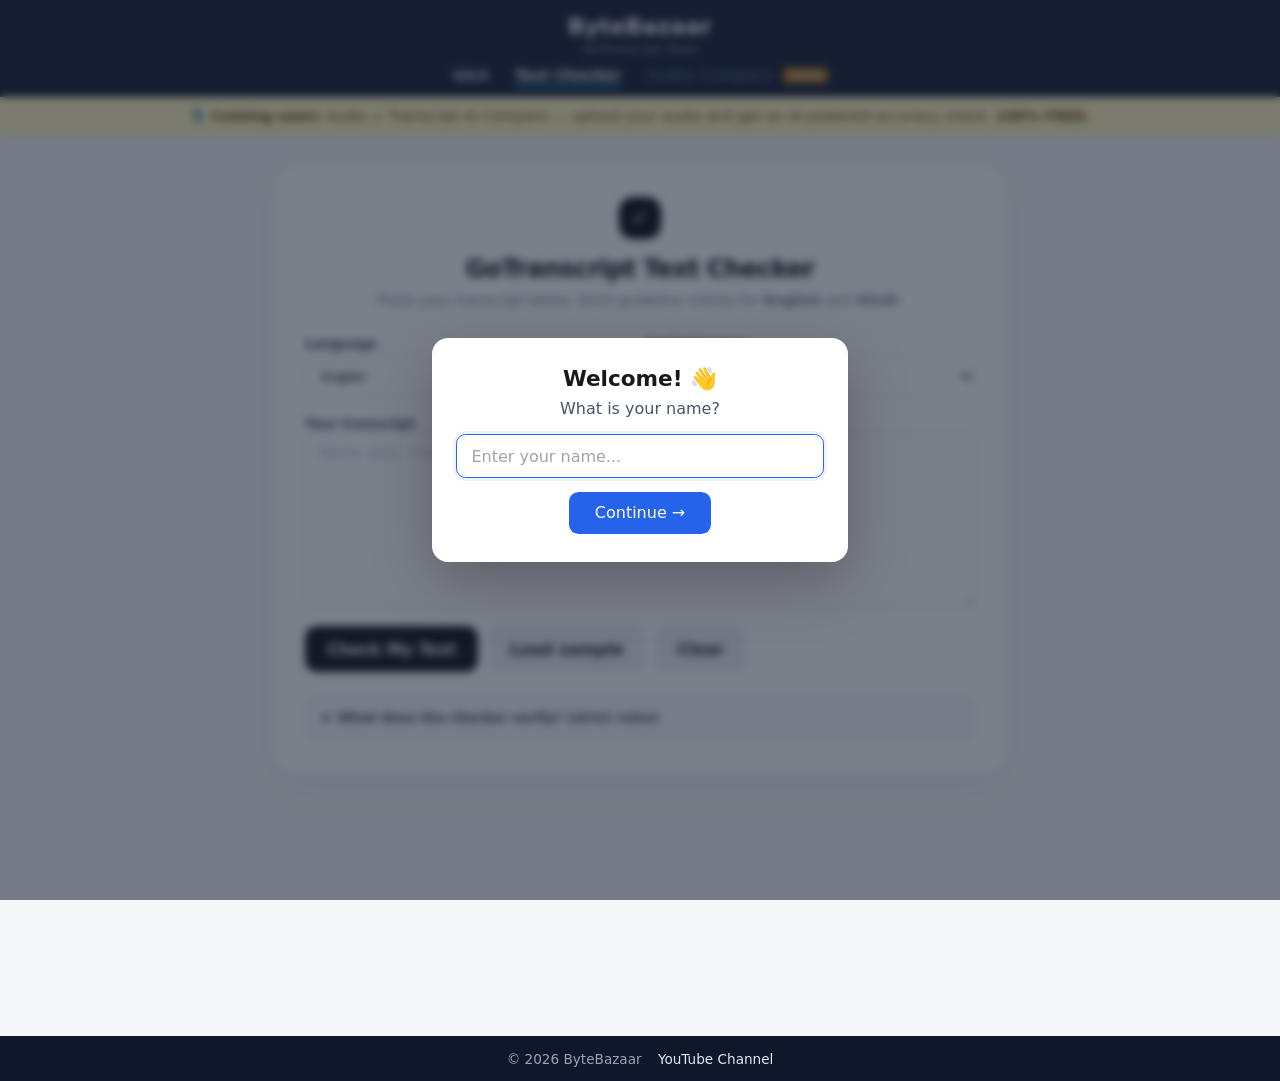
<file: docs/checker.html>
<!doctype html>
<html lang="en">
<head>
<meta charset="utf-8">
<meta name="viewport" content="width=device-width, initial-scale=1">
<title>Text Checker - ByteBazaar GoTranscript Tools</title>
<style>
:root {
  --ink: #18191b;
  --muted: #777b83;
  --line: #e7e8eb;
  --surface: #ffffff;
  --page: #f6f7f8;
  --soft: #f8f9fa;
  --accent: #1b1c1f;
  --success: #176b45;
  --success-bg: #eaf7ef;
  --error: #a33a32;
  --error-bg: #fff0ee;
}
* { box-sizing: border-box; }
body { margin: 0; background: var(--page); color: var(--ink); font-family: Inter, ui-sans-serif, system-ui, -apple-system, BlinkMacSystemFont, "Segoe UI", sans-serif; }
button, input, textarea { font: inherit; }
button { cursor: pointer; }
.page-shell { min-height: 100vh; display: flex; align-items: center; justify-content: center; padding: 28px 16px; }
.app-card { width: 100%; max-width: 470px; background: var(--surface); border: 1px solid var(--line); border-radius: 24px; padding: 32px; box-shadow: 0 12px 40px rgba(20, 24, 30, .045); }
.brand { text-align: center; margin: 0 0 28px; }
.brand-mark { display: inline-flex; align-items: center; justify-content: center; width: 42px; height: 42px; border-radius: 14px; color: white; background: var(--ink); font-size: 20px; font-weight: 750; margin-bottom: 15px; }
.brand h1 { margin: 0; font-size: 25px; letter-spacing: -.8px; }
.brand p { margin: 9px 0 0; color: var(--muted); font-size: 14px; }
.question-form { display: flex; flex-direction: column; gap: 10px; }
label { font-size: 13px; font-weight: 650; color: #363940; }
textarea, input[type="password"] { width: 100%; border: 1px solid #dedfe3; border-radius: 12px; padding: 13px 14px; background: #fff; color: var(--ink); outline: none; resize: vertical; transition: border-color .15s, box-shadow .15s; }
textarea:focus, input:focus { border-color: #8e929a; box-shadow: 0 0 0 3px rgba(50, 55, 65, .07); }
textarea::placeholder, input::placeholder { color: #a0a3aa; }
button[type="submit"], .upload-form > button, .manual-form > button { border: 0; background: var(--accent); color: white; border-radius: 12px; min-height: 46px; padding: 12px 16px; font-weight: 650; transition: opacity .15s, transform .15s; }
button[type="submit"]:hover, .upload-form > button:hover, .manual-form > button:hover { opacity: .88; }
button:disabled { opacity: .6; cursor: wait; }
#submit-btn { display: flex; justify-content: center; align-items: center; gap: 8px; margin-top: 3px; }
.status { margin-top: 15px; padding: 10px 12px; border-radius: 10px; font-size: 12px; }
.status-match { color: var(--success); background: var(--success-bg); }
.status-not-found { color: var(--error); background: var(--error-bg); }
.result-card { margin-top: 16px; padding: 17px 18px; background: var(--soft); border: 1px solid var(--line); border-radius: 14px; }
.explanation-card { background: #fff; }
.result-heading { display: flex; align-items: center; gap: 8px; }
.result-heading h2 { font-size: 12px; text-transform: uppercase; letter-spacing: .8px; margin: 0; color: #656972; }
.dot { width: 7px; height: 7px; border-radius: 50%; display: inline-block; }
.answer-dot { background: #2d8a60; }
.explanation-dot { background: #9a83dc; }
.result-text { margin: 11px 0 0; font-size: 14px; line-height: 1.65; white-space: pre-wrap; overflow-wrap: anywhere; }
.footer { margin-top: 28px; padding-top: 17px; border-top: 1px solid #f0f0f2; display: flex; align-items: center; justify-content: space-between; color: #9a9da4; font-size: 11px; }
.footer a, .text-link, .download-link, .back-link { color: #60636b; text-decoration: none; }
.footer a:hover, .text-link:hover, .download-link:hover, .back-link:hover { color: #111; text-decoration: underline; }
[hidden] { display: none !important; }
.admin-card { max-width: 430px; }
.back-link { font-size: 13px; display: inline-block; margin-bottom: 22px; }
.compact-brand { margin-bottom: 24px; }
.small-note { color: var(--muted); font-size: 12px; line-height: 1.6; margin: 12px 0 0; }
.flash { padding: 12px 14px; border-radius: 11px; font-size: 13px; line-height: 1.5; margin: 12px 0 18px; }
.flash-success { background: var(--success-bg); color: var(--success); }
.flash-error { background: var(--error-bg); color: var(--error); }
.admin-shell { max-width: 1080px; margin: 0 auto; padding: 26px 22px 40px; }
.admin-topbar { display: flex; justify-content: space-between; align-items: center; gap: 16px; padding-bottom: 23px; border-bottom: 1px solid var(--line); }
.admin-brand { display: inline-flex; align-items: center; gap: 10px; color: var(--ink); text-decoration: none; font-weight: 750; letter-spacing: -.3px; }
.small-mark { width: 32px; height: 32px; border-radius: 10px; font-size: 16px; margin: 0; }
.top-actions { display: flex; align-items: center; gap: 18px; }
.top-actions form { margin: 0; }
.text-link { font-size: 13px; }
.button-light { border: 1px solid var(--line); background: white; padding: 9px 13px; border-radius: 10px; color: #41444b; font-size: 12px; }
.admin-intro { padding: 30px 0 18px; }
.eyebrow { color: #888c95; letter-spacing: 1.5px; font-size: 10px; font-weight: 750; margin: 0 0 9px; }
.admin-intro h1 { margin: 0; font-size: clamp(25px, 4vw, 34px); letter-spacing: -1.1px; }
.admin-intro > p:last-child { color: var(--muted); font-size: 14px; margin: 9px 0 0; }
.admin-grid { display: grid; grid-template-columns: 1fr 1fr; gap: 16px; align-items: start; }
.panel { background: white; border: 1px solid var(--line); border-radius: 18px; padding: 22px; margin-top: 14px; min-width: 0; }
.admin-grid .panel { margin-top: 0; }
.panel-heading { display: flex; justify-content: space-between; align-items: flex-start; gap: 12px; margin-bottom: 19px; }
.panel-heading h2 { margin: 0; font-size: 16px; letter-spacing: -.3px; }
.panel-heading p { margin: 6px 0 0; color: var(--muted); font-size: 12px; }
.panel-icon { width: 32px; height: 32px; display: grid; place-items: center; border-radius: 10px; background: #f3f4f5; color: #4c5058; font-size: 18px; }
.upload-form, .manual-form { display: flex; flex-direction: column; gap: 10px; }
.upload-zone { min-height: 155px; border: 1px dashed #cfd1d6; border-radius: 13px; background: #fafbfb; display: flex; flex-direction: column; justify-content: center; align-items: center; gap: 7px; text-align: center; cursor: pointer; padding: 16px; }
.upload-symbol { width: 30px; height: 30px; display: grid; place-items: center; background: white; border: 1px solid var(--line); border-radius: 9px; font-size: 18px; }
.upload-zone strong { font-size: 13px; }
.upload-zone span:last-of-type { color: var(--muted); font-size: 11px; font-weight: 400; }
.upload-zone input { max-width: 220px; font-size: 11px; margin-top: 4px; }
.upload-form .small-note { margin: 2px 0 5px; }
.download-link { display: inline-block; margin-top: 14px; font-size: 12px; }
.manual-form label:not(:first-child) { margin-top: 3px; }
.manual-form textarea { min-height: 65px; }
.count-pill { background: #f1f2f4; border-radius: 999px; padding: 6px 10px; font-size: 12px; font-weight: 700; }
.entries-panel { margin-top: 18px; }
.entries-list { border-top: 1px solid #f0f0f2; }
.entry { display: flex; justify-content: space-between; align-items: flex-start; gap: 16px; padding: 17px 0; border-bottom: 1px solid #f0f0f2; }
.entry:last-child { border-bottom: 0; }
.entry-copy { min-width: 0; }
.entry h3 { margin: 0 0 8px; font-size: 14px; line-height: 1.5; overflow-wrap: anywhere; }
.entry p { margin: 5px 0 0; font-size: 12px; line-height: 1.6; color: #656972; overflow-wrap: anywhere; }
.entry-explanation { color: #888b92 !important; }
.delete-button { border: 1px solid #f0d4d1; background: white; color: #a33a32; border-radius: 9px; padding: 7px 9px; font-size: 11px; }
.empty-state { text-align: center; padding: 30px 12px 24px; color: var(--muted); }
.empty-state span { font-size: 25px; }
.empty-state h3 { color: var(--ink); font-size: 14px; margin: 10px 0 5px; }
.empty-state p { font-size: 12px; margin: 0; }
.admin-footnote { text-align: center; font-size: 11px; line-height: 1.6; color: #92959d; margin: 20px 0 0; }
@media (max-width: 720px) {
  .admin-grid { grid-template-columns: 1fr; }
  .admin-shell { padding: 18px 14px 28px; }
  .panel { padding: 18px; }
}
@media (max-width: 420px) {
  .app-card { padding: 24px 20px; border-radius: 19px; }
  .admin-topbar { align-items: flex-start; }
  .top-actions { gap: 10px; flex-direction: column; align-items: flex-end; }
}

/* ---- Welcome / subscribe modal ---- */
.modal-overlay{position:fixed;inset:0;background:rgba(15,23,42,.55);backdrop-filter:blur(4px);display:flex;align-items:center;justify-content:center;z-index:1000;padding:1rem}
.modal-card{background:#fff;border-radius:1rem;max-width:26rem;width:100%;padding:1.75rem 1.5rem;text-align:center;box-shadow:0 20px 60px rgba(0,0,0,.25)}
.modal-card h2{margin:0 0 .5rem;font-size:1.35rem}
.modal-card p{margin:.4rem 0 1rem;color:#475569}
.modal-card input{width:100%;padding:.7rem .9rem;border:1.5px solid #cbd5e1;border-radius:.6rem;font-size:1rem;margin-bottom:.9rem;box-sizing:border-box}
.modal-card input:focus{outline:none;border-color:#2563eb}
.modal-btn{display:inline-block;background:#2563eb;color:#fff;border:none;border-radius:.6rem;padding:.7rem 1.6rem;font-size:1rem;cursor:pointer}
.modal-btn:hover{background:#1d4ed8}
.modal-skip{display:block;margin-top:.7rem;color:#64748b;font-size:.85rem;cursor:pointer;background:none;border:none}
.subscribe-btn{display:inline-flex;align-items:center;gap:.5rem;background:#ff0000;color:#fff;text-decoration:none;font-weight:700;border-radius:2rem;padding:.75rem 1.8rem;font-size:1.05rem;margin:.4rem 0 .8rem}
.subscribe-btn:hover{background:#cc0000}
.modal-thanks{color:#16a34a;font-weight:600;margin-top:.4rem}
.modal-name{color:#2563eb;font-weight:700}
/* ---- Simple site header & footer ---- */
.site-header{background:#1e293b;color:#fff;padding:.85rem 1.25rem;text-align:center}
.site-header .brand-name{font-size:1.35rem;font-weight:800;letter-spacing:.5px;margin:0}
.site-header .brand-tag{font-size:.8rem;color:#94a3b8;margin:.15rem 0 0}
.site-footer{background:#0f172a;color:#94a3b8;text-align:center;padding:.9rem 1rem;font-size:.85rem}
.site-footer a{color:#e2e8f0;text-decoration:none;margin-left:.75rem}
.site-footer a:hover{text-decoration:underline}
.site-nav{margin-top:.55rem}
.site-nav a{color:#cbd5e1;text-decoration:none;margin:0 .8rem;font-size:.92rem;font-weight:600}
.site-nav a:hover{color:#fff}
.site-nav a.active{color:#fff;border-bottom:2px solid #38bdf8;padding-bottom:.15rem}
.site-nav a.disabled{color:#64748b;pointer-events:none;cursor:not-allowed;opacity:.75}
.site-nav a.disabled:hover{color:#64748b}
.soon-badge{background:#f59e0b;color:#fff;font-size:.62rem;font-weight:800;border-radius:4px;padding:.12rem .35rem;margin-left:.25rem;vertical-align:middle;letter-spacing:.4px}

/* ---- Text Checker page ---- */
.site-nav{margin-top:.55rem}
.site-nav a{color:#cbd5e1;text-decoration:none;margin:0 .8rem;font-size:.92rem;font-weight:600}
.site-nav a:hover{color:#fff}
.site-nav a.active{color:#fff;border-bottom:2px solid #38bdf8;padding-bottom:.15rem}
.site-nav a.disabled{color:#64748b;pointer-events:none;cursor:not-allowed;opacity:.75}
.site-nav a.disabled:hover{color:#64748b}
.soon-badge{background:#f59e0b;color:#fff;font-size:.62rem;font-weight:800;border-radius:4px;padding:.12rem .35rem;margin-left:.25rem;vertical-align:middle;letter-spacing:.4px}
.soon-banner{background:#fef9c3;border-bottom:1px solid #fde68a;color:#713f12;text-align:center;padding:.65rem 1rem;font-size:.9rem}
.checker-shell{align-items:flex-start !important}
.checker-card{max-width:46rem !important;text-align:left}
.checker-card .brand{text-align:center}
.controls{display:grid;grid-template-columns:1fr 1fr;gap:.8rem;margin-bottom:1rem}
.controls select{width:100%;border:1px solid #dedfe3;border-radius:12px;padding:11px 12px;background:#fff;margin-top:.3rem}
#tinput{min-height:11rem;font-family:ui-monospace,Menlo,Consolas,monospace;font-size:.85rem}
.btn-row{display:flex;gap:.6rem;margin-top:.9rem;flex-wrap:wrap}
.btn-row button{border:0;background:var(--accent);color:#fff;border-radius:12px;min-height:46px;padding:12px 22px;font-weight:650}
.btn-row button:hover{opacity:.88}
.ghost-btn{background:#eef0f3 !important;color:#1b1c1f !important}
#results{margin-top:1.4rem}
.score-wrap{display:flex;align-items:center;gap:1rem;background:var(--soft);border:1px solid var(--line);border-radius:14px;padding:1rem 1.2rem;margin-bottom:1rem}
.score-num{font-size:2.4rem;font-weight:800;min-width:4.2rem;text-align:center;border-radius:12px;padding:.2rem .4rem}
.score-good{color:#176b45;background:#eaf7ef}
.score-mid{color:#92600a;background:#fef6e0}
.score-bad{color:#a33a32;background:#fff0ee}
.score-label{font-weight:700;font-size:1.05rem}
.score-sub{color:var(--muted);font-size:.85rem}
.issue{border:1px solid var(--line);border-radius:10px;padding:.7rem .9rem;margin-bottom:.55rem;font-size:.88rem}
.issue .sev{display:inline-block;font-size:.68rem;font-weight:800;letter-spacing:.5px;border-radius:6px;padding:.15rem .5rem;margin-right:.5rem;text-transform:uppercase}
.sev-error{background:#fee2e2;color:#991b1b}
.sev-warning{background:#fef3c7;color:#92400e}
.issue .ln{color:var(--muted);font-size:.78rem;margin-left:.4rem}
.issue .rule{font-weight:700}
.issue .fix{display:block;color:var(--muted);margin-top:.25rem}
.rules-note{margin-top:1.4rem;font-size:.82rem;color:var(--muted);background:var(--soft);border:1px solid var(--line);border-radius:12px;padding:.9rem 1.1rem}
.rules-note summary{cursor:pointer;font-weight:700;color:#363940}
.rules-note li{margin:.25rem 0}
.free-badge{background:#16a34a;color:#fff;font-size:.62rem;font-weight:800;border-radius:4px;padding:.12rem .35rem;margin-left:.25rem;vertical-align:middle;letter-spacing:.4px}
</style>
</head>
<body>
<header class="site-header">
<p class="brand-name">ByteBazaar</p>
<p class="brand-tag">GoTranscript Tools</p>
<nav class="site-nav"><a href="index.html">Q&amp;A</a><a href="checker.html" class="active">Text Checker</a><a class="disabled" title="Coming soon">Audio Compare <span class="soon-badge">SOON</span></a></nav>
</header>
<div class="soon-banner">🎙️ <strong>Coming soon:</strong> Audio + Transcript AI Compare &mdash; upload your audio and get an AI-powered accuracy check. <strong>100% FREE.</strong></div>
<main class="page-shell checker-shell">
<section class="app-card checker-card">
<div class="brand"><span class="brand-mark">&#10003;</span><h1>GoTranscript Text Checker</h1>
<p>Paste your transcript below. Strict guideline checks for <strong>English</strong> and <strong>Hindi</strong>.</p></div>
<div class="controls">
<label>Language<select id="lang"></select></label>
<label>Verbatim type<select id="verbatim"><option value="clean">Clean verbatim</option><option value="full">Full verbatim</option></select></label>
</div>
<label for="tinput">Your transcript</label>
<textarea id="tinput" placeholder="Paste your transcript here..."></textarea>
<div class="btn-row">
<button type="button" id="checkBtn">Check My Text</button>
<button type="button" id="sampleBtn" class="ghost-btn">Load sample</button>
<button type="button" id="clearBtn" class="ghost-btn">Clear</button>
</div>
<div id="results" hidden>
<div class="score-wrap"><div class="score-num" id="scoreNum">0</div>
<div><div class="score-label" id="scoreLabel"></div><div class="score-sub" id="scoreSub"></div></div></div>
<div id="issueList"></div>
</div>
<details class="rules-note"><summary>What does the checker verify? (strict rules)</summary>
<ul>
<li>Speaker labels end with a colon (<em>Speaker 1:</em>), single space after it, no Tab key.</li>
<li>Timestamps in <em>[HH:MM:SS]</em> format, in chronological order.</li>
<li>Only <em>[inaudible 00:00:00]</em> and <em>[unintelligible 00:00:00]</em> markings &mdash; nothing invented.</li>
<li>Sound notes in [brackets], lower case, max two words.</li>
<li>No exclamation marks, no [sic], no (parentheses).</li>
<li>Clean verbatim: no slang (<em>gonna</em> &rarr; <em>going to</em>), <em>yeah</em> &rarr; <em>yes</em>, <em>OK</em> &rarr; <em>Okay</em>, fillers flagged.</li>
<li>Single-digit numbers spelled out (<em>five</em> not <em>5</em>), with money/percent/measure exceptions.</li>
<li>Acronyms without periods (<em>USA</em>, <em>PhD</em>), commas/periods inside quotes, AM/PM capitalized.</li>
<li>Every sentence capitalized and properly punctuated.</li>
<li>Hindi: English words in Devanagari script, numbers spelled out in Hindi.</li>
</ul>
<p><strong>Note:</strong> this checks formatting &amp; style against the guidelines. It cannot verify that the words match the audio.</p>
</details>
</section>
</main>
<footer class="site-footer">
<span>&copy; 2026 ByteBazaar</span>
<a href="https://www.youtube.com/@ByteBazaar-1a" target="_blank" rel="noopener">YouTube Channel</a>
</footer>
<div id="welcome-modal" class="modal-overlay" hidden>
<div class="modal-card" id="modal-step-name">
<h2>Welcome! 👋</h2>
<p>What is your name?</p>
<input id="visitor-name" type="text" placeholder="Enter your name..." maxlength="40" autocomplete="name">
<button class="modal-btn" id="name-continue">Continue &rarr;</button>
</div>
<div class="modal-card" id="modal-step-sub" hidden>
<h2>Hello, <span class="modal-name" id="sub-name">Friend</span>! 🎉</h2>
<p>Kindly <strong>subscribe to our YouTube channel</strong>!</p>
<a class="subscribe-btn" href="https://www.youtube.com/@ByteBazaar-1a" target="_blank" rel="noopener">
<svg width="20" height="20" viewBox="0 0 24 24" fill="#fff"><path d="M23.5 6.2a3 3 0 0 0-2.1-2.1C19.5 3.5 12 3.5 12 3.5s-7.5 0-9.4.6A3 3 0 0 0 .5 6.2 31.3 31.3 0 0 0 0 12a31.3 31.3 0 0 0 .5 5.8 3 3 0 0 0 2.1 2.1c1.9.6 9.4.6 9.4.6s7.5 0 9.4-.6a3 3 0 0 0 2.1-2.1A31.3 31.3 0 0 0 24 12a31.3 31.3 0 0 0-.5-5.8zM9.6 15.6V8.4L15.8 12z"/></svg>
Subscribe
</a>
<p class="modal-thanks">Thank you! ❤️</p>
<button class="modal-skip" id="sub-close">Close</button>
</div>
</div>
<script>
(function(){
  var overlay=document.getElementById('welcome-modal');
  var stepName=document.getElementById('modal-step-name');
  var stepSub=document.getElementById('modal-step-sub');
  var nameInput=document.getElementById('visitor-name');
  var saved=null;
  try{saved=localStorage.getItem('qa_visitor_name');}catch(e){}
  function showStep(which){
    overlay.hidden=false;
    stepName.hidden=(which!=='name');
    stepSub.hidden=(which!=='sub');
  }
  function greet(name){
    document.getElementById('sub-name').textContent=name||'Friend';
    showStep('sub');
  }
  document.getElementById('name-continue').addEventListener('click',function(){
    var n=nameInput.value.trim();
    if(n){try{localStorage.setItem('qa_visitor_name',n);}catch(e){}}
    greet(n||'Friend');
  });
  nameInput.addEventListener('keydown',function(e){if(e.key==='Enter'){e.preventDefault();document.getElementById('name-continue').click();}});
  document.getElementById('sub-close').addEventListener('click',function(){overlay.hidden=true;});
  overlay.addEventListener('click',function(e){if(e.target===overlay)overlay.hidden=true;});
  if(saved){greet(saved);}else{showStep('name');if(nameInput)setTimeout(function(){nameInput.focus();},300);}
})();
</script>
<script src="checker.js"></script>
<script src="lang-en.js"></script>
<script src="lang-hi.js"></script>
<script>
(function(){
  var tinput = document.getElementById('tinput');
  var langSel = document.getElementById('lang');
  GoTranscriptChecker.languages().forEach(function(l){
    var o = document.createElement('option'); o.value = l.code; o.textContent = l.name;
    langSel.appendChild(o);
  });
  var verbSel = document.getElementById('verbatim');
  var results = document.getElementById('results');
  var SAMPLE = "Speaker 1 Hey Maya, I'd like to ask you something!\nSpeaker 2: Yeah, I'm gonna go now...\nSpeaker 1:  I have 5 apples.\nHe said: \"Don't bother telling me.\",\nI went to the U.S.A. last year. It is 2:45 pm.\nOk, etc. [LAUGHTER] [inaudible]\num, you know, I wanted to say--\nAnd then we left.";
  document.getElementById('sampleBtn').addEventListener('click', function(){ tinput.value = SAMPLE; });
  document.getElementById('clearBtn').addEventListener('click', function(){ tinput.value=''; results.hidden = true; tinput.focus(); });
  document.getElementById('checkBtn').addEventListener('click', function(){
    var text = tinput.value;
    if (!text.trim()){ tinput.focus(); return; }
    var res = GoTranscriptChecker.check(text, {lang: langSel.value, verbatim: verbSel.value});
    var scoreNum = document.getElementById('scoreNum');
    scoreNum.textContent = res.score;
    scoreNum.className = 'score-num ' + (res.score >= 90 ? 'score-good' : res.score >= 60 ? 'score-mid' : 'score-bad');
    var label = res.score >= 90 ? 'Excellent' : res.score >= 75 ? 'Good' : res.score >= 60 ? 'Needs work' : 'Poor';
    document.getElementById('scoreLabel').textContent = label;
    document.getElementById('scoreSub').textContent = res.errorCount + ' error(s), ' + res.warningCount + ' warning(s) found.';
    var list = document.getElementById('issueList');
    list.innerHTML = '';
    if (!res.issues.length){
      list.innerHTML = '<div class="issue"><span class="sev sev-error" style="background:#dcfce7;color:#166534">PASS</span><span class="rule">No issues found.</span><span class="fix">Your text follows the strict guidelines. Well done!</span></div>';
    } else {
      res.issues.forEach(function(it){
        var d = document.createElement('div');
        d.className = 'issue';
        var sev = document.createElement('span');
        sev.className = 'sev sev-' + it.sev;
        sev.textContent = it.sev;
        var rule = document.createElement('span');
        rule.className = 'rule';
        rule.textContent = it.rule;
        var ln = document.createElement('span');
        ln.className = 'ln';
        ln.textContent = 'Line ' + it.line;
        d.appendChild(sev); d.appendChild(rule); d.appendChild(ln);
        var msg = document.createElement('div');
        msg.textContent = it.msg;
        d.appendChild(msg);
        if (it.fix){
          var fix = document.createElement('span');
          fix.className = 'fix';
          fix.textContent = 'Fix: ' + it.fix;
          d.appendChild(fix);
        }
        list.appendChild(d);
      });
    }
    results.hidden = false;
    results.scrollIntoView({behavior:'smooth', block:'start'});
  });
})();
</script>
</body>
</html>
</file>
